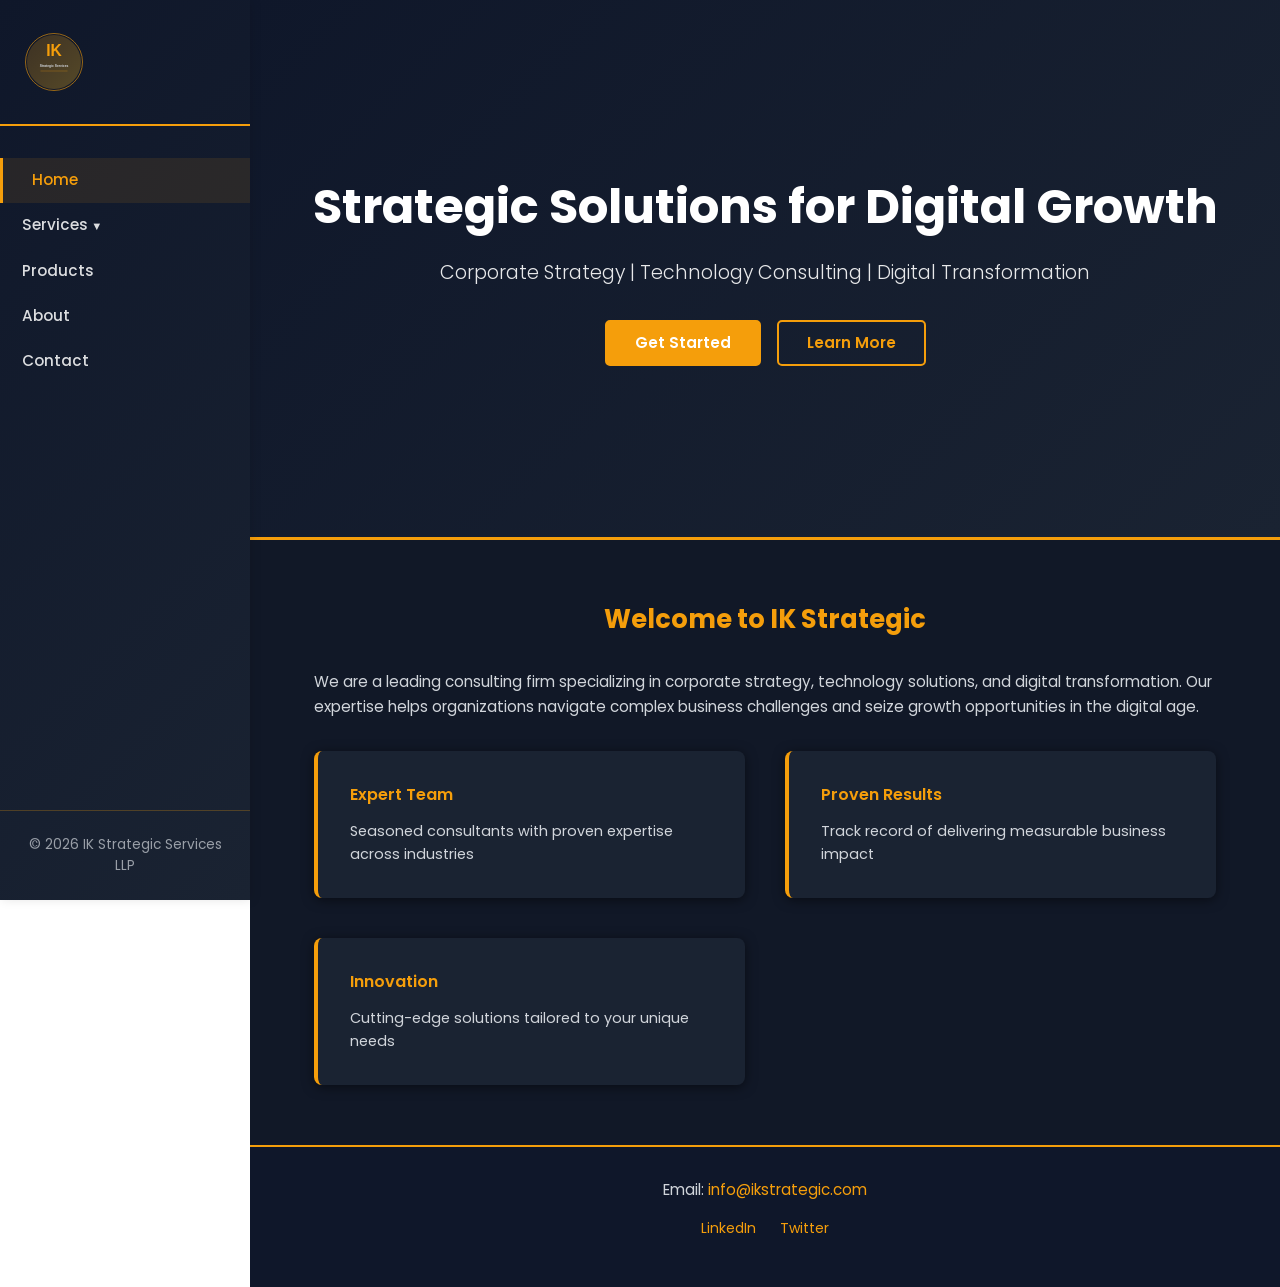
<file: index.html>
<!DOCTYPE html>
<html lang="en">
<head>
    <meta charset="UTF-8">
    <meta name="viewport" content="width=device-width, initial-scale=1.0">
    <meta name="description" content="IK Strategic Services LLP - Corporate Strategy, Technology Consulting & Digital Growth Solutions for enterprises.">
    <meta name="keywords" content="corporate strategy, consulting, digital transformation, technology consulting">
    <meta name="robots" content="index, follow">
    <meta property="og:title" content="IK Strategic Services LLP - Strategic Solutions">
    <meta property="og:description" content="Corporate Strategy, Technology Consulting & Digital Growth.">
    <meta property="og:type" content="website">
    <meta property="og:url" content="https://ikstrategic.com/">
    <meta name="twitter:card" content="summary_large_image">
    <meta name="twitter:title" content="IK Strategic Services LLP">
    <link rel="canonical" href="https://ikstrategic.com/">
    <title>IK Strategic Services LLP - Home</title>
    <link href="https://fonts.googleapis.com/css2?family=Poppins:wght@300;400;500;600;700&display=swap" rel="stylesheet">
    <link rel="stylesheet" href="styles.css">
    <script type="application/ld+json">
    {"@context":"https://schema.org","@type":"Organization","name":"IK Strategic Services LLP","url":"https://ikstrategic.com","email":"info@ikstrategic.com"}
    </script>
</head>
<body>
    <!-- Hamburger Menu Toggle -->
    <button class="menu-toggle" id="menuToggle">☰</button>
    <div class="menu-overlay" id="menuOverlay"></div>

    <!-- Sidebar Navigation -->
    <aside class="sidebar" id="sidebar">
        <div class="sidebar-header">
            <img src="res/images/logo.svg" alt="IK Strategic Services" class="logo">
        </div>
        <nav class="sidebar-nav">
            <ul>
                <li><a href="index.html" class="active">Home</a></li>
                <li class="has-submenu" id="servicesMenu">
                    <a href="services.html">Services</a>
                    <ul class="submenu">
                        <li><a href="services.html#ai-innovation">AI & Innovation</a></li>
                        <li><a href="services.html#cloud-infrastructure">Cloud & Infrastructure</a></li>
                        <li><a href="services.html#development-integration">Development & Integration</a></li>
                        <li><a href="services.html#security-compliance">Security & Compliance</a></li>
                        <li><a href="services.html#managed-services">Managed Services</a></li>
                        <li><a href="services.html#digital-transformation">Digital Transformation</a></li>
                        <li><a href="services.html#strategic-consulting">Strategic Consulting</a></li>
                    </ul>
                </li>
                <li><a href="products.html">Products</a></li>
                <li><a href="about.html">About</a></li>
                <li><a href="contact.html">Contact</a></li>
            </ul>
        </nav>
        <div class="sidebar-footer">
            <p>&copy; 2026 IK Strategic Services LLP</p>
        </div>
    </aside>

    <!-- Main Content -->
    <main class="main-content">
        <!-- Hero Section -->
        <section class="hero">
            <div class="hero-content">
                <h1>Strategic Solutions for Digital Growth</h1>
                <p>Corporate Strategy | Technology Consulting | Digital Transformation</p>
                <div class="cta-buttons">
                    <a href="contact.html" class="cta-button">Get Started</a>
                    <a href="services.html" class="cta-button secondary">Learn More</a>
                </div>
            </div>
        </section>

        <!-- Welcome Section -->
        <section class="welcome">
            <div class="container">
                <h2>Welcome to IK Strategic</h2>
                <p>We are a leading consulting firm specializing in corporate strategy, technology solutions, and digital transformation. Our expertise helps organizations navigate complex business challenges and seize growth opportunities in the digital age.</p>
                <div class="highlight-cards">
                    <div class="card">
                        <h3>Expert Team</h3>
                        <p>Seasoned consultants with proven expertise across industries</p>
                    </div>
                    <div class="card">
                        <h3>Proven Results</h3>
                        <p>Track record of delivering measurable business impact</p>
                    </div>
                    <div class="card">
                        <h3>Innovation</h3>
                        <p>Cutting-edge solutions tailored to your unique needs</p>
                    </div>
                </div>
            </div>
        </section>

        <!-- Footer -->
        <footer>
            <div class="footer-content">
                <p>Email: <a href="mailto:info@ikstrategic.com">info@ikstrategic.com</a></p>
                <div class="social-links">
                    <a href="https://linkedin.com" target="_blank">LinkedIn</a>
                    <a href="https://twitter.com" target="_blank">Twitter</a>
                </div>
            </div>
        </footer>
    </main>

    <script>
        // Mobile menu toggle
        const menuToggle = document.getElementById('menuToggle');
        const menuOverlay = document.getElementById('menuOverlay');
        const sidebar = document.getElementById('sidebar');

        menuToggle.addEventListener('click', () => {
            sidebar.classList.toggle('active');
            menuOverlay.classList.toggle('active');
        });

        menuOverlay.addEventListener('click', () => {
            sidebar.classList.remove('active');
            menuOverlay.classList.remove('active');
        });

        // Close menu when a link is clicked
        const sidebarLinks = sidebar.querySelectorAll('a');
        sidebarLinks.forEach(link => {
            link.addEventListener('click', () => {
                sidebar.classList.remove('active');
                menuOverlay.classList.remove('active');
            });
        });

        // Services submenu toggle
        const servicesMenu = document.getElementById('servicesMenu');
        if (servicesMenu) {
            const servicesLink = servicesMenu.querySelector('a:first-child');
            servicesLink.addEventListener('click', (e) => {
                if (window.innerWidth <= 768) {
                    e.preventDefault();
                    servicesMenu.classList.toggle('open');
                    servicesLink.classList.toggle('submenu-open');
                }
            });
        }
    </script>
</body>
</html>
</file>
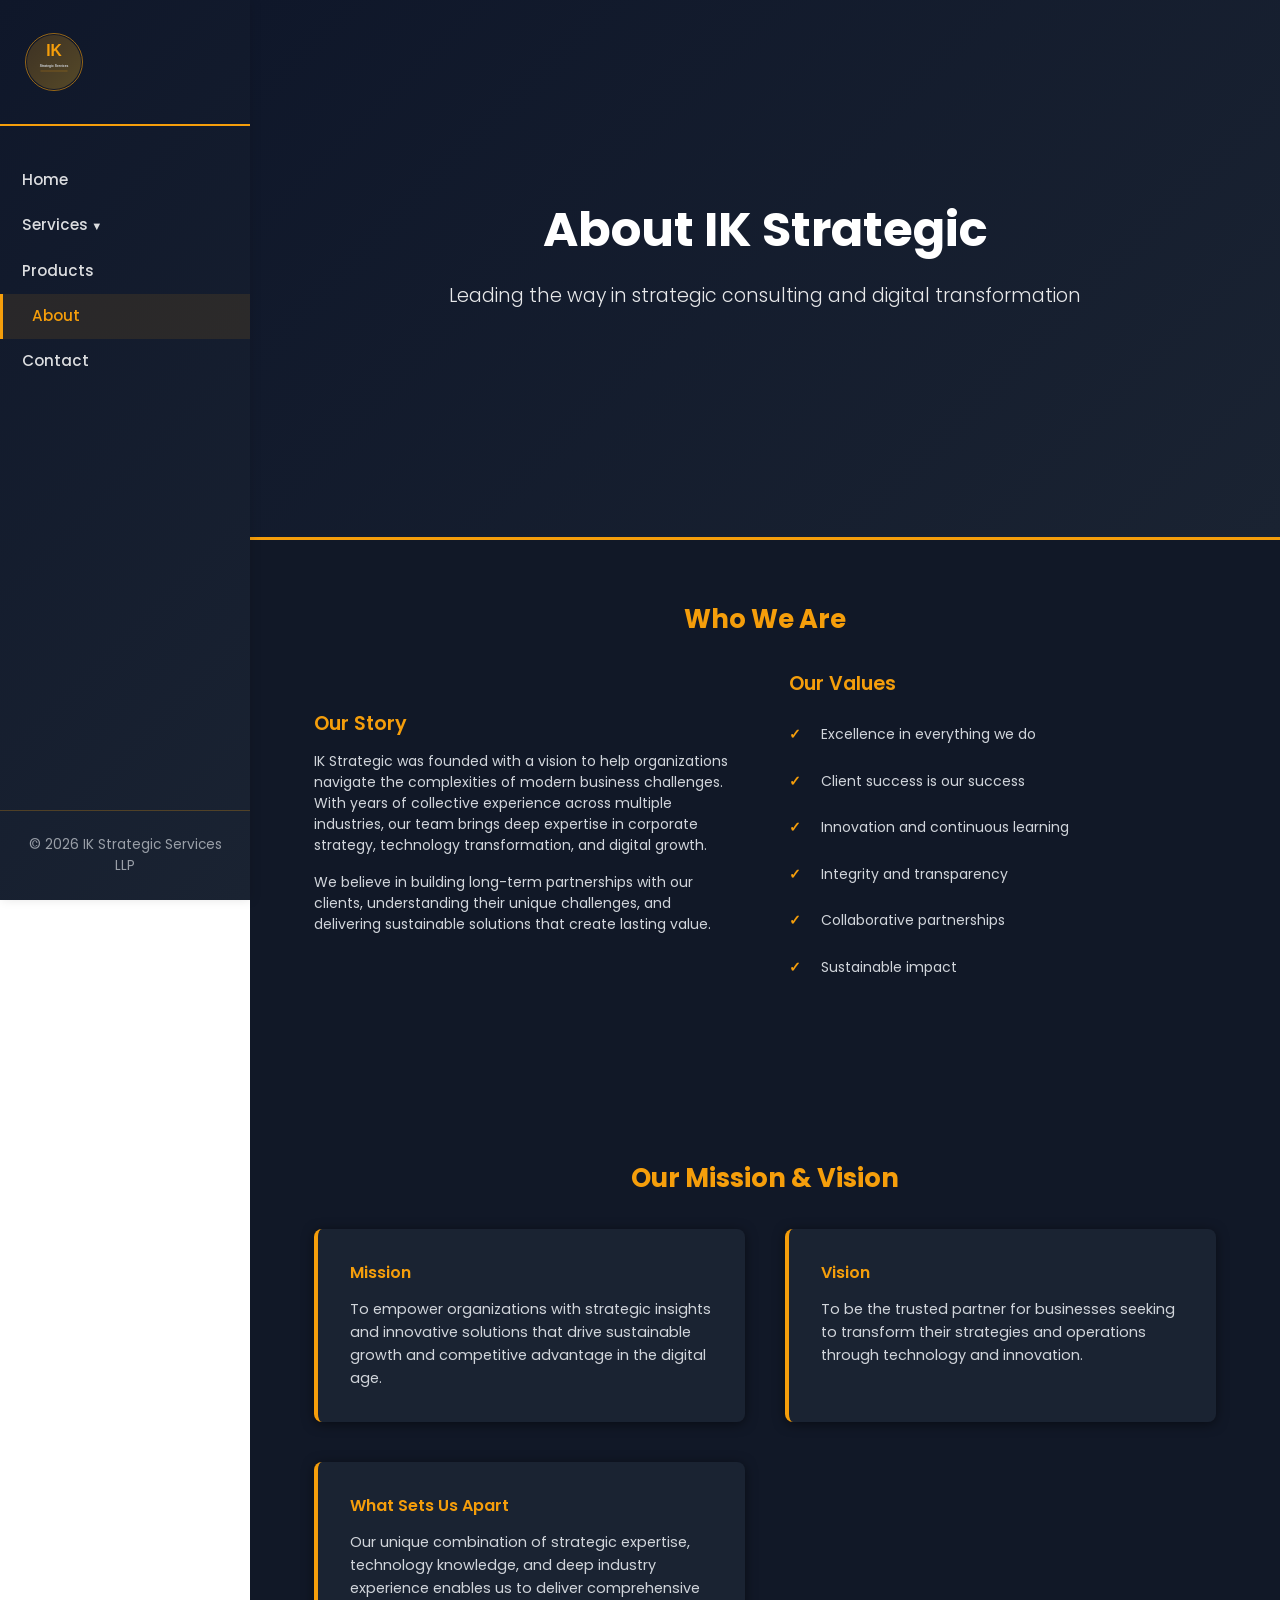
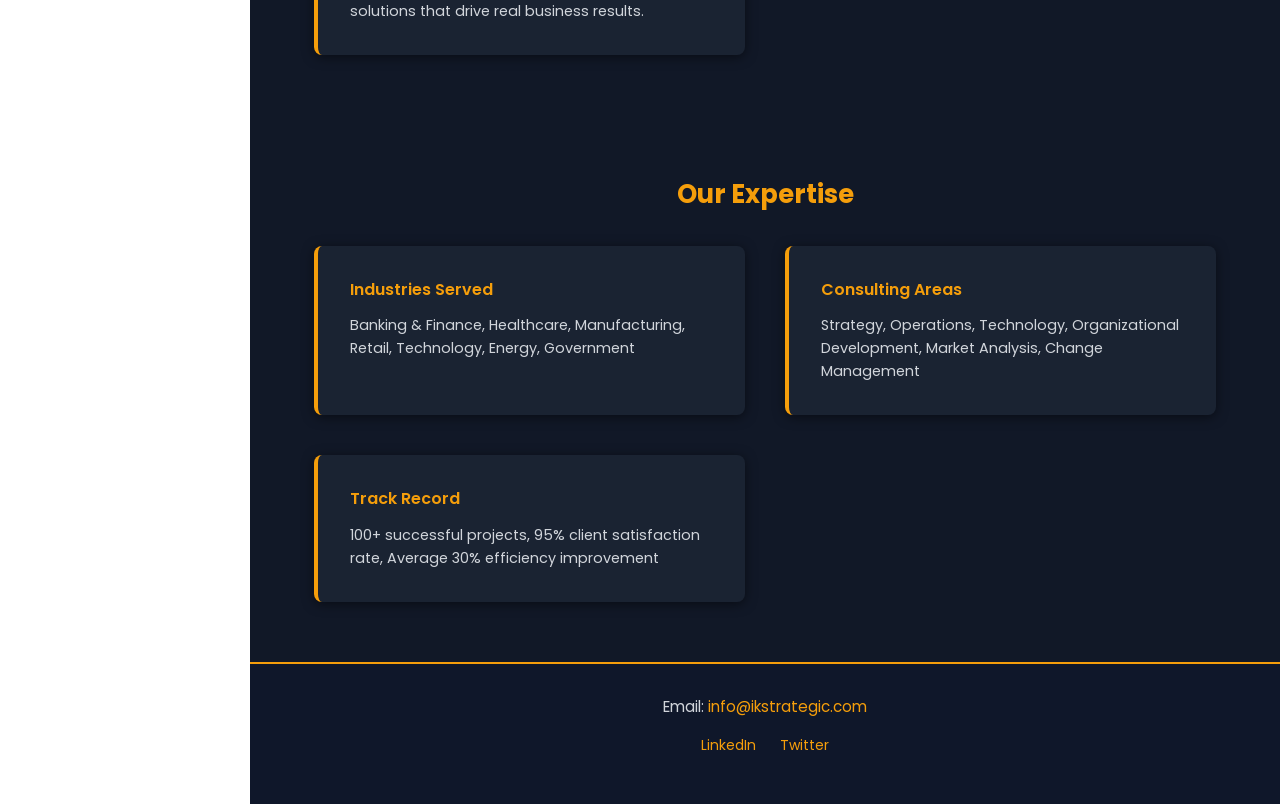
<file: about.html>
<!DOCTYPE html>
<html lang="en">
<head>
    <meta charset="UTF-8">
    <meta name="viewport" content="width=device-width, initial-scale=1.0">
    <meta name="description" content="About IK Strategic Services LLP - Our mission, vision, and expertise in strategic consulting and digital transformation.">
    <meta name="keywords" content="about us, consulting firm, strategic planning, corporate strategy">
    <meta name="robots" content="index, follow">
    <meta property="og:title" content="About - IK Strategic Services LLP">
    <meta property="og:description" content="Learn about our mission and expertise in corporate strategy and digital transformation.">
    <meta property="og:type" content="website">
    <meta property="og:url" content="https://ikstrategic.com/about.html">
    <meta name="twitter:card" content="summary_large_image">
    <meta name="twitter:title" content="About IK Strategic Services LLP">
    <link rel="canonical" href="https://ikstrategic.com/about.html">
    <title>IK Strategic Services LLP - About Us</title>
    <link href="https://fonts.googleapis.com/css2?family=Poppins:wght@300;400;500;600;700&display=swap" rel="stylesheet">
    <link rel="stylesheet" href="styles.css">
    <script type="application/ld+json">
    {"@context":"https://schema.org","@type":"Organization","name":"IK Strategic Services LLP","description":"Consulting firm specialized in corporate strategy"}
    </script>
</head>
<body>
    <!-- Hamburger Menu Toggle -->
    <button class="menu-toggle" id="menuToggle">☰</button>
    <div class="menu-overlay" id="menuOverlay"></div>

    <!-- Sidebar Navigation -->
    <aside class="sidebar" id="sidebar">
        <div class="sidebar-header">
            <img src="res/images/logo.svg" alt="IK Strategic Services" class="logo">
        </div>
        <nav class="sidebar-nav">
            <ul>
                <li><a href="index.html">Home</a></li>
                <li class="has-submenu" id="servicesMenu">
                    <a href="services.html">Services</a>
                    <ul class="submenu">
                        <li><a href="services.html#ai-innovation">AI & Innovation</a></li>
                        <li><a href="services.html#cloud-infrastructure">Cloud & Infrastructure</a></li>
                        <li><a href="services.html#development-integration">Development & Integration</a></li>
                        <li><a href="services.html#security-compliance">Security & Compliance</a></li>
                        <li><a href="services.html#managed-services">Managed Services</a></li>
                        <li><a href="services.html#digital-transformation">Digital Transformation</a></li>
                        <li><a href="services.html#strategic-consulting">Strategic Consulting</a></li>
                    </ul>
                </li>
                <li><a href="products.html">Products</a></li>
                <li><a href="about.html" class="active">About</a></li>
                <li><a href="contact.html">Contact</a></li>
            </ul>
        </nav>
        <div class="sidebar-footer">
            <p>&copy; 2026 IK Strategic Services LLP</p>
        </div>
    </aside>

    <!-- Main Content -->
    <main class="main-content">
        <!-- Hero Section -->
        <section class="hero">
            <div class="hero-content">
                <h1>About IK Strategic</h1>
                <p>Leading the way in strategic consulting and digital transformation</p>
            </div>
        </section>

        <!-- About Section -->
        <section class="about">
            <div class="container">
                <h2>Who We Are</h2>
                <div class="about-intro">
                    <div>
                        <h3>Our Story</h3>
                        <p>IK Strategic was founded with a vision to help organizations navigate the complexities of modern business challenges. With years of collective experience across multiple industries, our team brings deep expertise in corporate strategy, technology transformation, and digital growth.</p>
                        <p>We believe in building long-term partnerships with our clients, understanding their unique challenges, and delivering sustainable solutions that create lasting value.</p>
                    </div>
                    <div>
                        <h3>Our Values</h3>
                        <ul class="about-list">
                            <li>Excellence in everything we do</li>
                            <li>Client success is our success</li>
                            <li>Innovation and continuous learning</li>
                            <li>Integrity and transparency</li>
                            <li>Collaborative partnerships</li>
                            <li>Sustainable impact</li>
                        </ul>
                    </div>
                </div>
            </div>
        </section>

        <!-- Mission & Vision -->
        <section class="welcome">
            <div class="container">
                <h2>Our Mission & Vision</h2>
                <div class="highlight-cards">
                    <div class="card">
                        <h3>Mission</h3>
                        <p>To empower organizations with strategic insights and innovative solutions that drive sustainable growth and competitive advantage in the digital age.</p>
                    </div>
                    <div class="card">
                        <h3>Vision</h3>
                        <p>To be the trusted partner for businesses seeking to transform their strategies and operations through technology and innovation.</p>
                    </div>
                    <div class="card">
                        <h3>What Sets Us Apart</h3>
                        <p>Our unique combination of strategic expertise, technology knowledge, and deep industry experience enables us to deliver comprehensive solutions that drive real business results.</p>
                    </div>
                </div>
            </div>
        </section>

        <!-- Team Section - Hidden for now -->
        <section class="team" style="display: none;">
            <div class="container">
                <h2>Leadership Team</h2>
                <div class="team-grid">
                    <div class="team-member">
                        <div class="team-member-avatar">👔</div>
                        <div class="team-member-info">
                            <h4>John Smith</h4>
                            <p class="role">Founder & CEO</p>
                            <p>20+ years of strategic consulting experience with Fortune 500 companies</p>
                        </div>
                    </div>
                    <div class="team-member">
                        <div class="team-member-avatar">💼</div>
                        <div class="team-member-info">
                            <h4>Sarah Johnson</h4>
                            <p class="role">Chief Strategy Officer</p>
                            <p>Expert in digital transformation and enterprise technology strategies</p>
                        </div>
                    </div>
                    <div class="team-member">
                        <div class="team-member-avatar">🎯</div>
                        <div class="team-member-info">
                            <h4>Michael Chen</h4>
                            <p class="role">Head of Technology</p>
                            <p>Specialized in IT solutions, cloud infrastructure, and digital innovation</p>
                        </div>
                    </div>
                </div>
            </div>
        </section>

        <!-- Expertise Section -->
        <section class="about">
            <div class="container">
                <h2>Our Expertise</h2>
                <div class="highlight-cards">
                    <div class="card">
                        <h3>Industries Served</h3>
                        <p>Banking & Finance, Healthcare, Manufacturing, Retail, Technology, Energy, Government</p>
                    </div>
                    <div class="card">
                        <h3>Consulting Areas</h3>
                        <p>Strategy, Operations, Technology, Organizational Development, Market Analysis, Change Management</p>
                    </div>
                    <div class="card">
                        <h3>Track Record</h3>
                        <p>100+ successful projects, 95% client satisfaction rate, Average 30% efficiency improvement</p>
                    </div>
                </div>
            </div>
        </section>

        <!-- Footer -->
        <footer>
            <div class="footer-content">
                <p>Email: <a href="mailto:info@ikstrategic.com">info@ikstrategic.com</a></p>
                <div class="social-links">
                    <a href="https://linkedin.com" target="_blank">LinkedIn</a>
                    <a href="https://twitter.com" target="_blank">Twitter</a>
                </div>
            </div>
        </footer>
    </main>

    <script>
        // Mobile menu toggle
        const menuToggle = document.getElementById('menuToggle');
        const menuOverlay = document.getElementById('menuOverlay');
        const sidebar = document.getElementById('sidebar');

        menuToggle.addEventListener('click', () => {
            sidebar.classList.toggle('active');
            menuOverlay.classList.toggle('active');
        });

        menuOverlay.addEventListener('click', () => {
            sidebar.classList.remove('active');
            menuOverlay.classList.remove('active');
        });

        // Close menu when a link is clicked
        const sidebarLinks = sidebar.querySelectorAll('a');
        sidebarLinks.forEach(link => {
            link.addEventListener('click', () => {
                sidebar.classList.remove('active');
                menuOverlay.classList.remove('active');
            });
        });

        // Services submenu toggle
        const servicesMenu = document.getElementById('servicesMenu');
        if (servicesMenu) {
            const servicesLink = servicesMenu.querySelector('a:first-child');
            servicesLink.addEventListener('click', (e) => {
                if (window.innerWidth <= 768) {
                    e.preventDefault();
                    servicesMenu.classList.toggle('open');
                    servicesLink.classList.toggle('submenu-open');
                }
            });
        }
    </script>
</body>
</html>
</file>
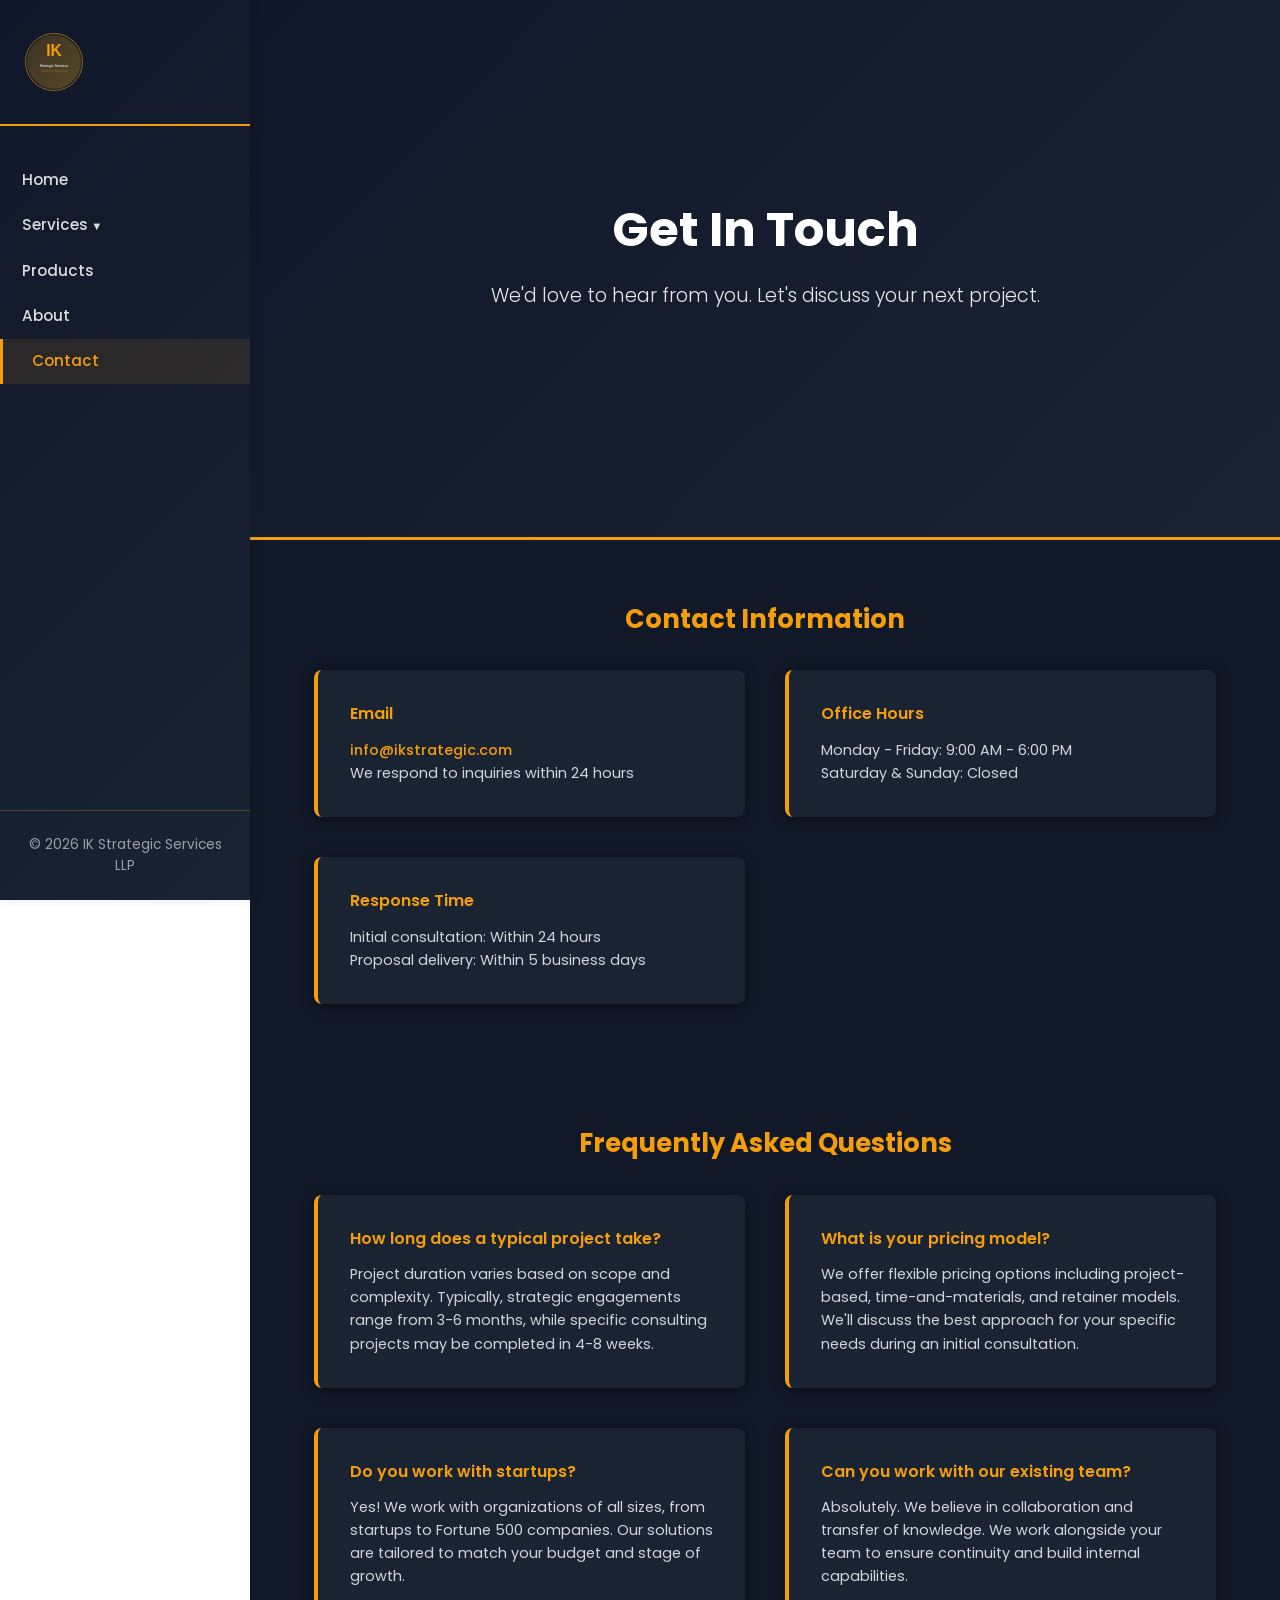
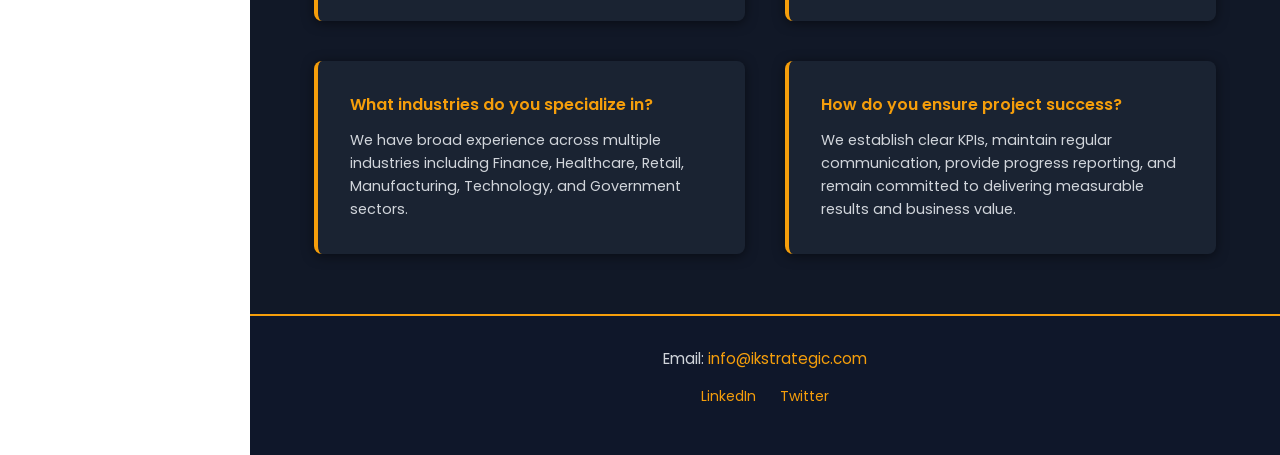
<file: contact.html>
<!DOCTYPE html>
<html lang="en">
<head>
    <meta charset="UTF-8">
    <meta name="viewport" content="width=device-width, initial-scale=1.0">
    <meta name="description" content="Contact IK Strategic Services LLP - Get in touch with our consulting team for strategic solutions and inquiries.">
    <meta name="keywords" content="contact us, get in touch, consultation, inquiry">
    <meta name="robots" content="index, follow">
    <meta property="og:title" content="Contact - IK Strategic Services LLP">
    <meta property="og:description" content="Reach out to our team for consulting inquiries and strategic solutions.">
    <meta property="og:type" content="website">
    <meta property="og:url" content="https://ikstrategic.com/contact.html">
    <meta name="twitter:card" content="summary_large_image">
    <meta name="twitter:title" content="Contact IK Strategic Services LLP">
    <link rel="canonical" href="https://ikstrategic.com/contact.html">
    <title>IK Strategic Services LLP - Contact Us</title>
    <link href="https://fonts.googleapis.com/css2?family=Poppins:wght@300;400;500;600;700&display=swap" rel="stylesheet">
    <link rel="stylesheet" href="styles.css">
    <script type="application/ld+json">
    {"@context":"https://schema.org","@type":"ContactPoint","name":"IK Strategic Services LLP","email":"info@ikstrategic.com","contactType":"Customer Service"}
    </script>
</head>
<body>
    <!-- Hamburger Menu Toggle -->
    <button class="menu-toggle" id="menuToggle">☰</button>
    <div class="menu-overlay" id="menuOverlay"></div>

    <!-- Sidebar Navigation -->
    <aside class="sidebar" id="sidebar">
        <div class="sidebar-header">
            <img src="res/images/logo.svg" alt="IK Strategic Services" class="logo">
        </div>
        <nav class="sidebar-nav">
            <ul>
                <li><a href="index.html">Home</a></li>
                <li class="has-submenu" id="servicesMenu">
                    <a href="services.html">Services</a>
                    <ul class="submenu">
                        <li><a href="services.html#ai-innovation">AI & Innovation</a></li>
                        <li><a href="services.html#cloud-infrastructure">Cloud & Infrastructure</a></li>
                        <li><a href="services.html#development-integration">Development & Integration</a></li>
                        <li><a href="services.html#security-compliance">Security & Compliance</a></li>
                        <li><a href="services.html#managed-services">Managed Services</a></li>
                        <li><a href="services.html#digital-transformation">Digital Transformation</a></li>
                        <li><a href="services.html#strategic-consulting">Strategic Consulting</a></li>
                    </ul>
                </li>
                <li><a href="products.html">Products</a></li>
                <li><a href="about.html">About</a></li>
                <li><a href="contact.html" class="active">Contact</a></li>
            </ul>
        </nav>
        <div class="sidebar-footer">
            <p>&copy; 2026 IK Strategic Services LLP</p>
        </div>
    </aside>

    <!-- Main Content -->
    <main class="main-content">
        <!-- Hero Section -->
        <section class="hero">
            <div class="hero-content">
                <h1>Get In Touch</h1>
                <p>We'd love to hear from you. Let's discuss your next project.</p>
            </div>
        </section>

        <!-- Contact Section -->
        <section class="welcome">
            <div class="container">
                <h2>Contact Information</h2>
                <div class="highlight-cards">
                    <div class="card">
                        <h3>Email</h3>
                        <p><a href="mailto:info@ikstrategic.com" style="color: var(--primary-color); text-decoration: none; font-weight: 500;">info@ikstrategic.com</a></p>
                        <p>We respond to inquiries within 24 hours</p>
                    </div>
                    <div class="card">
                        <h3>Office Hours</h3>
                        <p>Monday - Friday: 9:00 AM - 6:00 PM</p>
                        <p>Saturday & Sunday: Closed</p>
                    </div>
                    <div class="card">
                        <h3>Response Time</h3>
                        <p>Initial consultation: Within 24 hours</p>
                        <p>Proposal delivery: Within 5 business days</p>
                    </div>
                </div>
            </div>
        </section>

        <!-- Contact Form Section - Hidden for now -->
        <section class="about" style="display: none;">
            <div class="container">
                <h2>Send us a Message</h2>
                <form class="contact-form" onsubmit="handleSubmit(event)">
                    <div class="form-group">
                        <label for="name">Full Name *</label>
                        <input type="text" id="name" name="name" required>
                    </div>
                    <div class="form-group">
                        <label for="email">Email Address *</label>
                        <input type="email" id="email" name="email" required>
                    </div>
                    <div class="form-group">
                        <label for="company">Company Name</label>
                        <input type="text" id="company" name="company">
                    </div>
                    <div class="form-group">
                        <label for="phone">Phone Number</label>
                        <input type="tel" id="phone" name="phone">
                    </div>
                    <div class="form-group">
                        <label for="service">Service of Interest *</label>
                        <select id="service" name="service" required style="width: 100%; padding: 0.8rem; border: 1px solid #3a4556; border-radius: 5px; font-family: 'Poppins', sans-serif; font-size: 0.95rem; background: #1a2332; color: var(--text-color);">
                            <option value="">Select a service</option>
                            <option value="corporate-strategy">Corporate Strategy</option>
                            <option value="technology-consulting">Technology Consulting</option>
                            <option value="digital-growth">Digital Growth</option>
                            <option value="business-optimization">Business Process Optimization</option>
                            <option value="market-research">Market Analysis & Research</option>
                            <option value="org-development">Organizational Development</option>
                            <option value="other">Other</option>
                        </select>
                    </div>
                    <div class="form-group">
                        <label for="message">Message *</label>
                        <textarea id="message" name="message" required placeholder="Tell us about your project and how we can help..."></textarea>
                    </div>
                    <div class="form-group">
                        <button type="submit">Send Message</button>
                    </div>
                </form>
            </div>
        </section>

        <!-- FAQ Section -->
        <section class="welcome">
            <div class="container">
                <h2>Frequently Asked Questions</h2>
                <div class="highlight-cards">
                    <div class="card">
                        <h3>How long does a typical project take?</h3>
                        <p>Project duration varies based on scope and complexity. Typically, strategic engagements range from 3-6 months, while specific consulting projects may be completed in 4-8 weeks.</p>
                    </div>
                    <div class="card">
                        <h3>What is your pricing model?</h3>
                        <p>We offer flexible pricing options including project-based, time-and-materials, and retainer models. We'll discuss the best approach for your specific needs during an initial consultation.</p>
                    </div>
                    <div class="card">
                        <h3>Do you work with startups?</h3>
                        <p>Yes! We work with organizations of all sizes, from startups to Fortune 500 companies. Our solutions are tailored to match your budget and stage of growth.</p>
                    </div>
                    <div class="card">
                        <h3>Can you work with our existing team?</h3>
                        <p>Absolutely. We believe in collaboration and transfer of knowledge. We work alongside your team to ensure continuity and build internal capabilities.</p>
                    </div>
                    <div class="card">
                        <h3>What industries do you specialize in?</h3>
                        <p>We have broad experience across multiple industries including Finance, Healthcare, Retail, Manufacturing, Technology, and Government sectors.</p>
                    </div>
                    <div class="card">
                        <h3>How do you ensure project success?</h3>
                        <p>We establish clear KPIs, maintain regular communication, provide progress reporting, and remain committed to delivering measurable results and business value.</p>
                    </div>
                </div>
            </div>
        </section>

        <!-- Footer -->
        <footer>
            <div class="footer-content">
                <p>Email: <a href="mailto:info@ikstrategic.com">info@ikstrategic.com</a></p>
                <div class="social-links">
                    <a href="https://linkedin.com" target="_blank">LinkedIn</a>
                    <a href="https://twitter.com" target="_blank">Twitter</a>
                </div>
            </div>
        </footer>
    </main>

    <script>
        // Mobile menu toggle
        const menuToggle = document.getElementById('menuToggle');
        const menuOverlay = document.getElementById('menuOverlay');
        const sidebar = document.getElementById('sidebar');

        menuToggle.addEventListener('click', () => {
            sidebar.classList.toggle('active');
            menuOverlay.classList.toggle('active');
        });

        menuOverlay.addEventListener('click', () => {
            sidebar.classList.remove('active');
            menuOverlay.classList.remove('active');
        });

        // Close menu when a link is clicked
        const sidebarLinks = sidebar.querySelectorAll('a');
        sidebarLinks.forEach(link => {
            link.addEventListener('click', () => {
                sidebar.classList.remove('active');
                menuOverlay.classList.remove('active');
            });
        });

        // Services submenu toggle
        const servicesMenu = document.getElementById('servicesMenu');
        if (servicesMenu) {
            const servicesLink = servicesMenu.querySelector('a:first-child');
            servicesLink.addEventListener('click', (e) => {
                if (window.innerWidth <= 768) {
                    e.preventDefault();
                    servicesMenu.classList.toggle('open');
                    servicesLink.classList.toggle('submenu-open');
                }
            });
        }
    </script>

    <script>
        function handleSubmit(event) {
            event.preventDefault();
            const formData = new FormData(event.target);
            const data = Object.fromEntries(formData);
            
            // Create mailto link with form data
            const subject = `Contact Request - ${data.service}`;
            const body = `Name: ${data.name}%0D%0AEmail: ${data.email}%0D%0ACompany: ${data.company}%0D%0APhone: ${data.phone}%0D%0AService: ${data.service}%0D%0A%0D%0AMessage:%0D%0A${data.message}`;
            
            window.location.href = `mailto:info@ikstrategic.com?subject=${subject}&body=${body}`;
            
            // Reset form
            event.target.reset();
            alert('Thank you for your message! We will be in touch soon.');
        }
    </script>
</body>
</html>
</file>
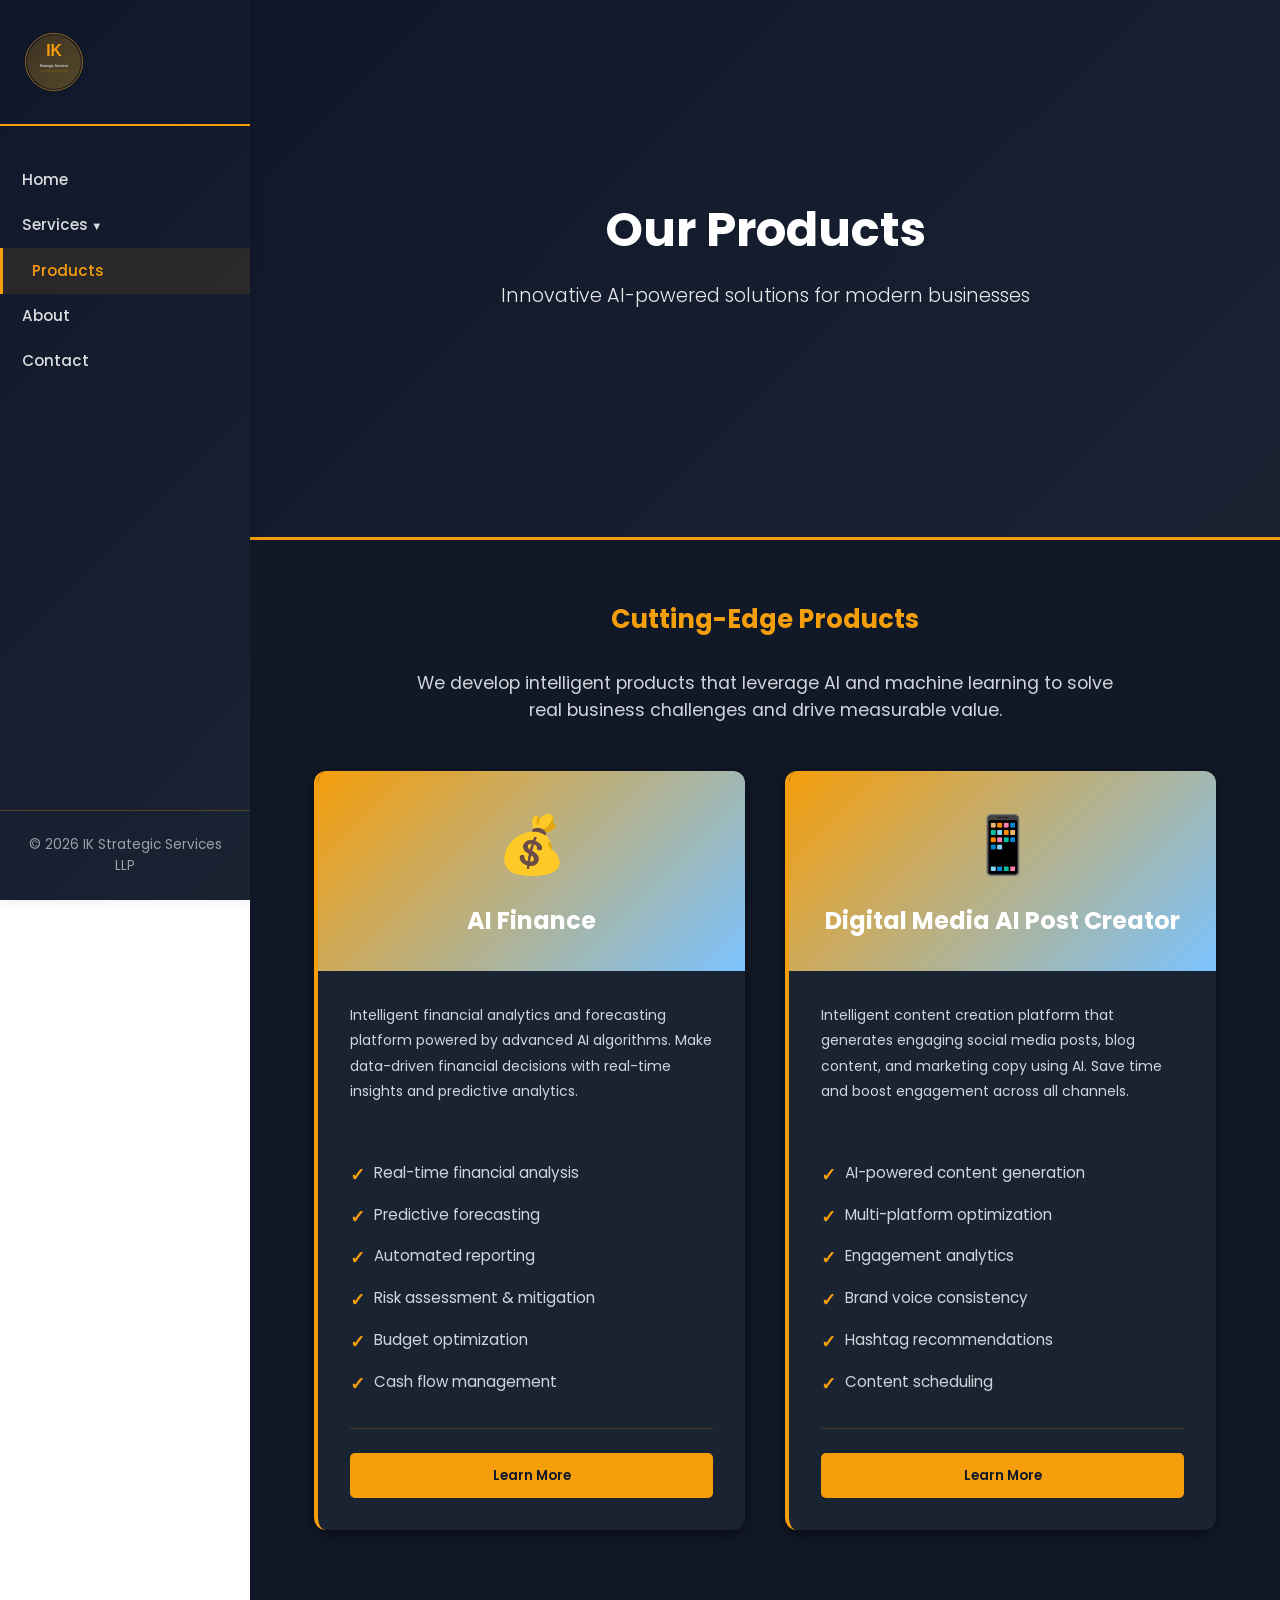
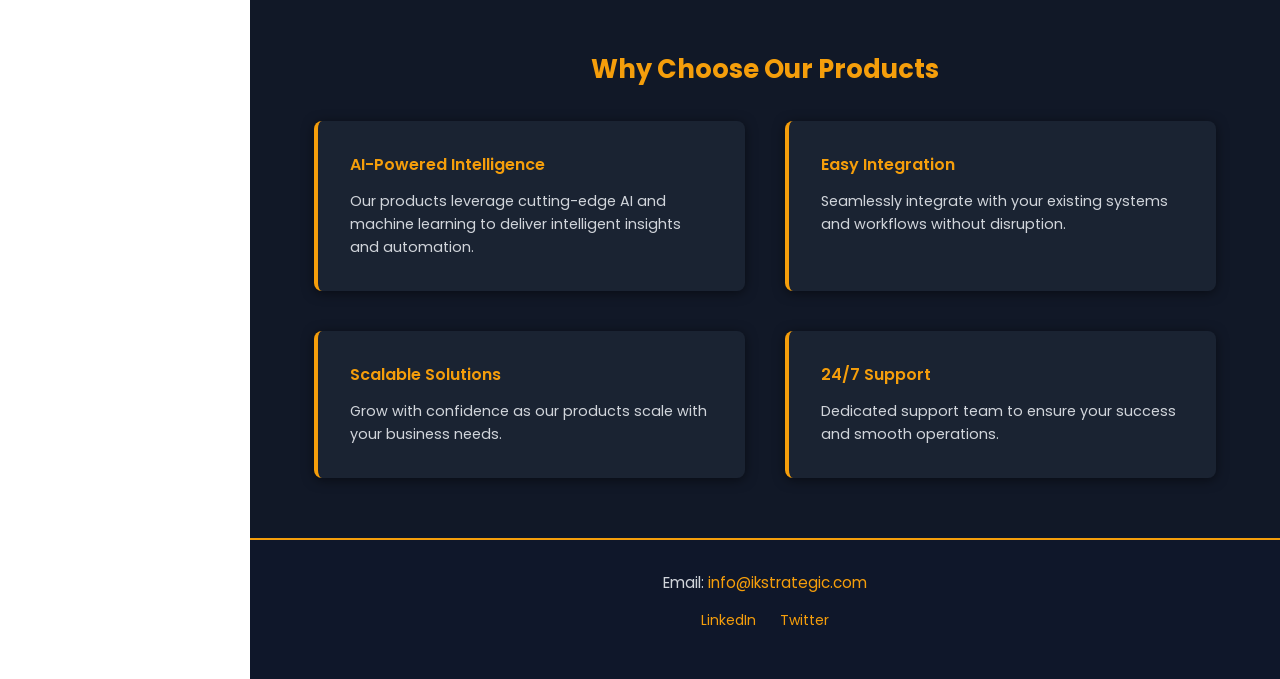
<file: products.html>
<!DOCTYPE html>
<html lang="en">
<head>
    <meta charset="UTF-8">
    <meta name="viewport" content="width=device-width, initial-scale=1.0">
    <meta name="description" content="AI-powered products including AI Finance and Digital Media AI Post Creator for financial analysis and content creation.">
    <meta name="keywords" content="AI finance, digital media, AI products, financial analysis, content creator">
    <meta name="robots" content="index, follow">
    <meta property="og:title" content="Products - IK Strategic Services LLP">
    <meta property="og:description" content="Innovative AI-powered products for finance and digital media content creation.">
    <meta property="og:type" content="website">
    <meta property="og:url" content="https://ikstrategic.com/products.html">
    <meta name="twitter:card" content="summary_large_image">
    <meta name="twitter:title" content="IK Strategic Services LLP - Products">
    <link rel="canonical" href="https://ikstrategic.com/products.html">
    <title>IK Strategic Services LLP - Products</title>
    <link href="https://fonts.googleapis.com/css2?family=Poppins:wght@300;400;500;600;700&display=swap" rel="stylesheet">
    <link rel="stylesheet" href="styles.css">
    <script type="application/ld+json">
    {"@context":"https://schema.org","@type":"Product","name":"IK Strategic AI Products","description":"AI-powered financial and content creation solutions"}
    </script>
    <style>
        .product-grid {
            display: grid;
            grid-template-columns: repeat(auto-fit, minmax(350px, 1fr));
            gap: 2.5rem;
            margin-top: 2rem;
        }

        .product-card {
            background: var(--card-bg);
            border-radius: 12px;
            overflow: hidden;
            box-shadow: 0 4px 15px rgba(0, 0, 0, 0.5);
            transition: all 0.3s ease;
            display: flex;
            flex-direction: column;
            border-left: 4px solid var(--primary-color);
        }

        .product-card:hover {
            transform: translateY(-10px);
            box-shadow: 0 8px 30px rgba(245, 158, 11, 0.3);
        }

        .product-header {
            background: linear-gradient(135deg, var(--primary-color), #7bc3ff);
            color: white;
            padding: 2rem;
            text-align: center;
        }

        .product-icon {
            font-size: 3.5rem;
            margin-bottom: 1rem;
        }

        .product-card h3 {
            font-size: 1.5rem;
            margin: 0;
            font-weight: 700;
        }

        .product-body {
            padding: 2rem;
            flex-grow: 1;
            display: flex;
            flex-direction: column;
        }

        .product-description {
            color: var(--text-light);
            margin-bottom: 1.5rem;
            line-height: 1.8;
        }

        .features-list {
            list-style: none;
            margin: 1.5rem 0;
        }

        .features-list li {
            padding: 0.6rem 0;
            color: var(--text-light);
            padding-left: 1.5rem;
            position: relative;
            font-size: 0.95rem;
        }

        .features-list li:before {
            content: "✓";
            position: absolute;
            left: 0;
            color: var(--primary-color);
            font-weight: bold;
            font-size: 1.1rem;
        }

        .product-footer {
            margin-top: auto;
            padding-top: 1.5rem;
            border-top: 1px solid rgba(245, 158, 11, 0.2);
        }

        .learn-more-btn {
            background: var(--primary-color);
            color: var(--dark-color);
            padding: 0.8rem 1.5rem;
            border: none;
            border-radius: 5px;
            font-weight: 600;
            cursor: pointer;
            transition: all 0.3s ease;
            font-family: 'Poppins', sans-serif;
            width: 100%;
            text-decoration: none;
            display: inline-block;
            text-align: center;
        }

        .learn-more-btn:hover {
            background: #fbbf24;
            transform: translateY(-2px);
        }

        .section-intro {
            text-align: center;
            margin-bottom: 3rem;
        }

        .section-intro p {
            font-size: 1.1rem;
            color: var(--text-light);
            max-width: 700px;
            margin: 1rem auto 0;
        }
    </style>
</head>
<body>
    <!-- Hamburger Menu Toggle -->
    <button class="menu-toggle" id="menuToggle">☰</button>
    <div class="menu-overlay" id="menuOverlay"></div>

    <!-- Sidebar Navigation -->
    <aside class="sidebar" id="sidebar">
        <div class="sidebar-header">
            <img src="res/images/logo.svg" alt="IK Strategic Services" class="logo">
        </div>
        <nav class="sidebar-nav">
            <ul>
                <li><a href="index.html">Home</a></li>
                <li class="has-submenu" id="servicesMenu">
                    <a href="services.html">Services</a>
                    <ul class="submenu">
                        <li><a href="services.html#ai-innovation">AI & Innovation</a></li>
                        <li><a href="services.html#cloud-infrastructure">Cloud & Infrastructure</a></li>
                        <li><a href="services.html#development-integration">Development & Integration</a></li>
                        <li><a href="services.html#security-compliance">Security & Compliance</a></li>
                        <li><a href="services.html#managed-services">Managed Services</a></li>
                        <li><a href="services.html#digital-transformation">Digital Transformation</a></li>
                        <li><a href="services.html#strategic-consulting">Strategic Consulting</a></li>
                    </ul>
                </li>
                <li><a href="products.html" class="active">Products</a></li>
                <li><a href="about.html">About</a></li>
                <li><a href="contact.html">Contact</a></li>
            </ul>
        </nav>
        <div class="sidebar-footer">
            <p>&copy; 2026 IK Strategic Services LLP</p>
        </div>
    </aside>

    <!-- Main Content -->
    <main class="main-content">
        <!-- Hero Section -->
        <section class="hero">
            <div class="hero-content">
                <h1>Our Products</h1>
                <p>Innovative AI-powered solutions for modern businesses</p>
            </div>
        </section>

        <!-- Products Section -->
        <section class="services">
            <div class="container">
                <div class="section-intro">
                    <h2>Cutting-Edge Products</h2>
                    <p>We develop intelligent products that leverage AI and machine learning to solve real business challenges and drive measurable value.</p>
                </div>
                
                <div class="product-grid">
                    <!-- AI Finance Product -->
                    <div class="product-card">
                        <div class="product-header">
                            <div class="product-icon">💰</div>
                            <h3>AI Finance</h3>
                        </div>
                        <div class="product-body">
                            <p class="product-description">
                                Intelligent financial analytics and forecasting platform powered by advanced AI algorithms. Make data-driven financial decisions with real-time insights and predictive analytics.
                            </p>
                            <ul class="features-list">
                                <li>Real-time financial analysis</li>
                                <li>Predictive forecasting</li>
                                <li>Automated reporting</li>
                                <li>Risk assessment & mitigation</li>
                                <li>Budget optimization</li>
                                <li>Cash flow management</li>
                            </ul>
                            <div class="product-footer">
                                <button class="learn-more-btn">Learn More</button>
                            </div>
                        </div>
                    </div>

                    <!-- Digital Media AI Post Creator -->
                    <div class="product-card">
                        <div class="product-header">
                            <div class="product-icon">📱</div>
                            <h3>Digital Media AI Post Creator</h3>
                        </div>
                        <div class="product-body">
                            <p class="product-description">
                                Intelligent content creation platform that generates engaging social media posts, blog content, and marketing copy using AI. Save time and boost engagement across all channels.
                            </p>
                            <ul class="features-list">
                                <li>AI-powered content generation</li>
                                <li>Multi-platform optimization</li>
                                <li>Engagement analytics</li>
                                <li>Brand voice consistency</li>
                                <li>Hashtag recommendations</li>
                                <li>Content scheduling</li>
                            </ul>
                            <div class="product-footer">
                                <button class="learn-more-btn">Learn More</button>
                            </div>
                        </div>
                    </div>
                </div>
            </div>
        </section>

        <!-- Product Benefits Section -->
        <section class="welcome">
            <div class="container">
                <h2>Why Choose Our Products</h2>
                <div class="highlight-cards">
                    <div class="card">
                        <h3>AI-Powered Intelligence</h3>
                        <p>Our products leverage cutting-edge AI and machine learning to deliver intelligent insights and automation.</p>
                    </div>
                    <div class="card">
                        <h3>Easy Integration</h3>
                        <p>Seamlessly integrate with your existing systems and workflows without disruption.</p>
                    </div>
                    <div class="card">
                        <h3>Scalable Solutions</h3>
                        <p>Grow with confidence as our products scale with your business needs.</p>
                    </div>
                    <div class="card">
                        <h3>24/7 Support</h3>
                        <p>Dedicated support team to ensure your success and smooth operations.</p>
                    </div>
                </div>
            </div>
        </section>

        <!-- Footer -->
        <footer>
            <div class="footer-content">
                <p>Email: <a href="mailto:info@ikstrategic.com">info@ikstrategic.com</a></p>
                <div class="social-links">
                    <a href="https://linkedin.com" target="_blank">LinkedIn</a>
                    <a href="https://twitter.com" target="_blank">Twitter</a>
                </div>
            </div>
        </footer>
    </main>

    <script>
        // Mobile menu toggle
        const menuToggle = document.getElementById('menuToggle');
        const menuOverlay = document.getElementById('menuOverlay');
        const sidebar = document.getElementById('sidebar');

        menuToggle.addEventListener('click', () => {
            sidebar.classList.toggle('active');
            menuOverlay.classList.toggle('active');
        });

        menuOverlay.addEventListener('click', () => {
            sidebar.classList.remove('active');
            menuOverlay.classList.remove('active');
        });

        // Close menu when a link is clicked
        const sidebarLinks = sidebar.querySelectorAll('a');
        sidebarLinks.forEach(link => {
            link.addEventListener('click', () => {
                sidebar.classList.remove('active');
                menuOverlay.classList.remove('active');
            });
        });

        // Services submenu toggle
        const servicesMenu = document.getElementById('servicesMenu');
        if (servicesMenu) {
            const servicesLink = servicesMenu.querySelector('a:first-child');
            servicesLink.addEventListener('click', (e) => {
                if (window.innerWidth <= 768) {
                    e.preventDefault();
                    servicesMenu.classList.toggle('open');
                    servicesLink.classList.toggle('submenu-open');
                }
            });
        }
    </script>
</body>
</html>
</file>
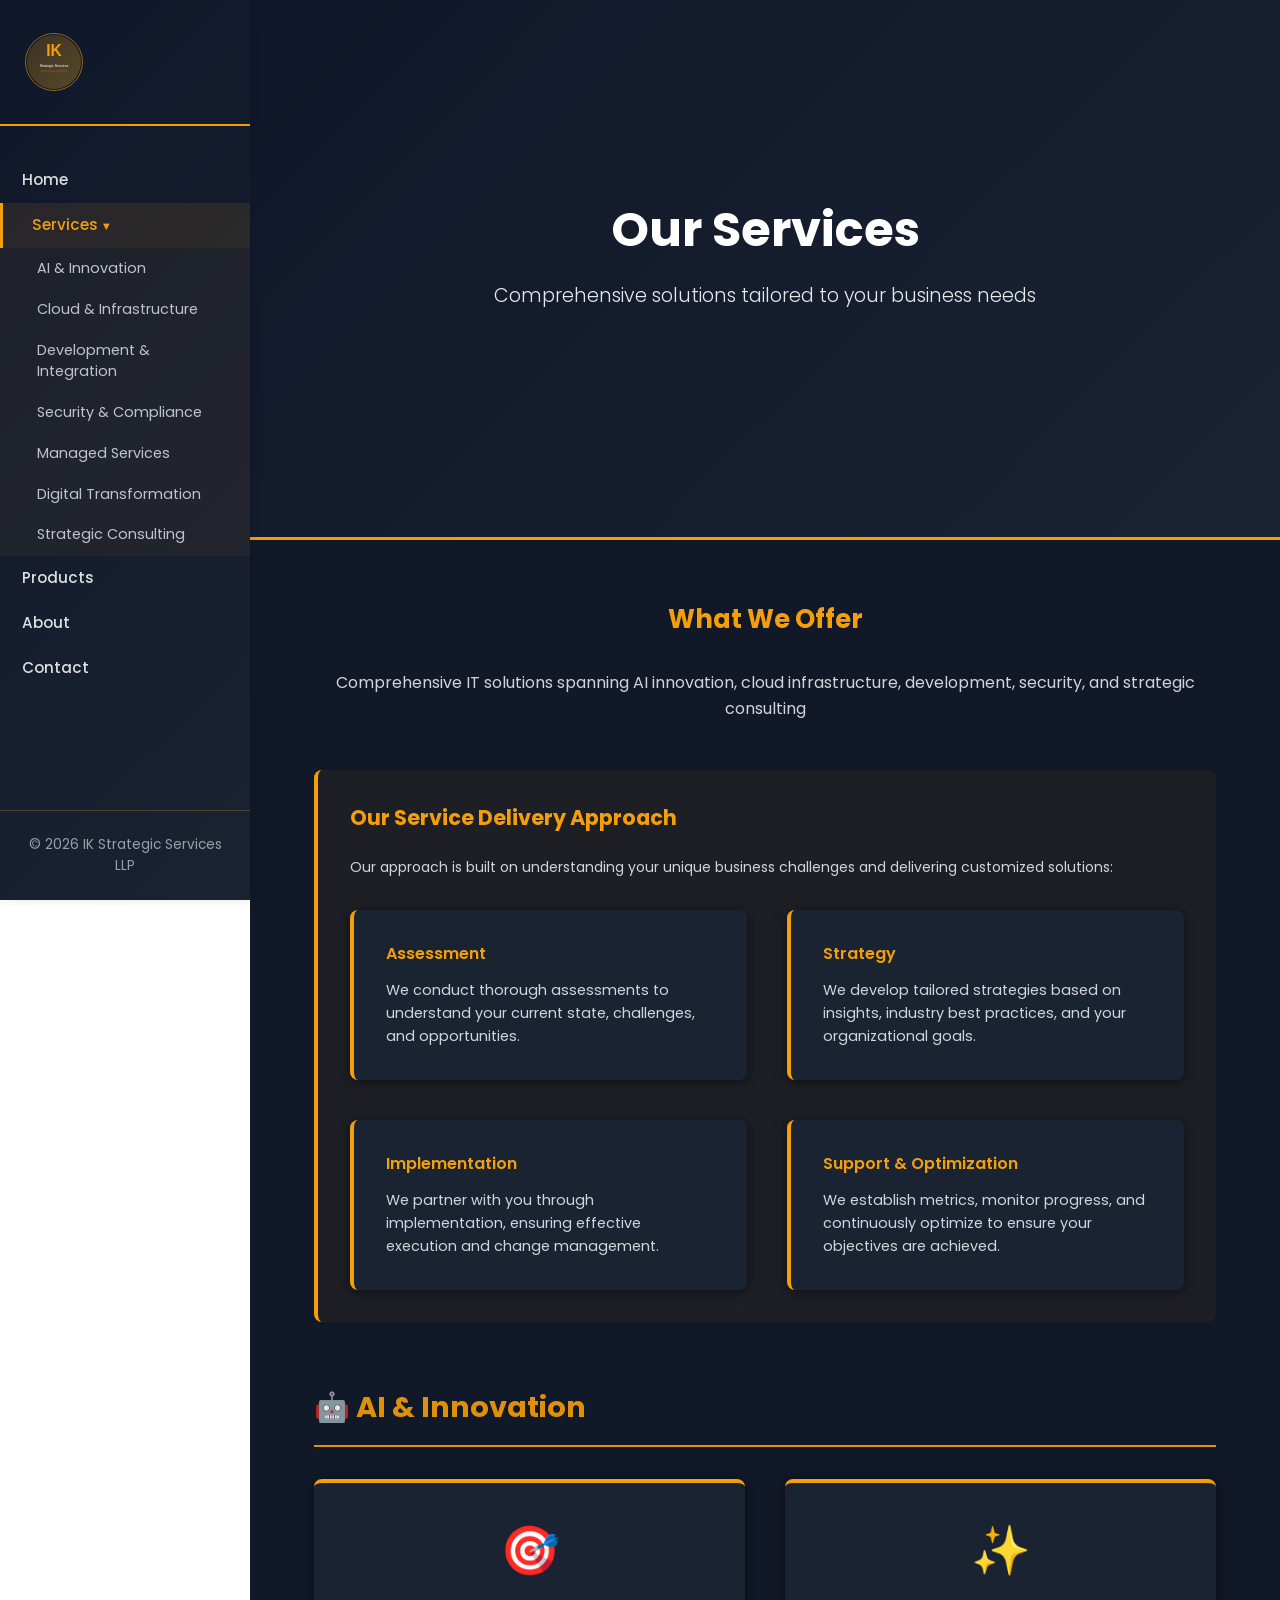
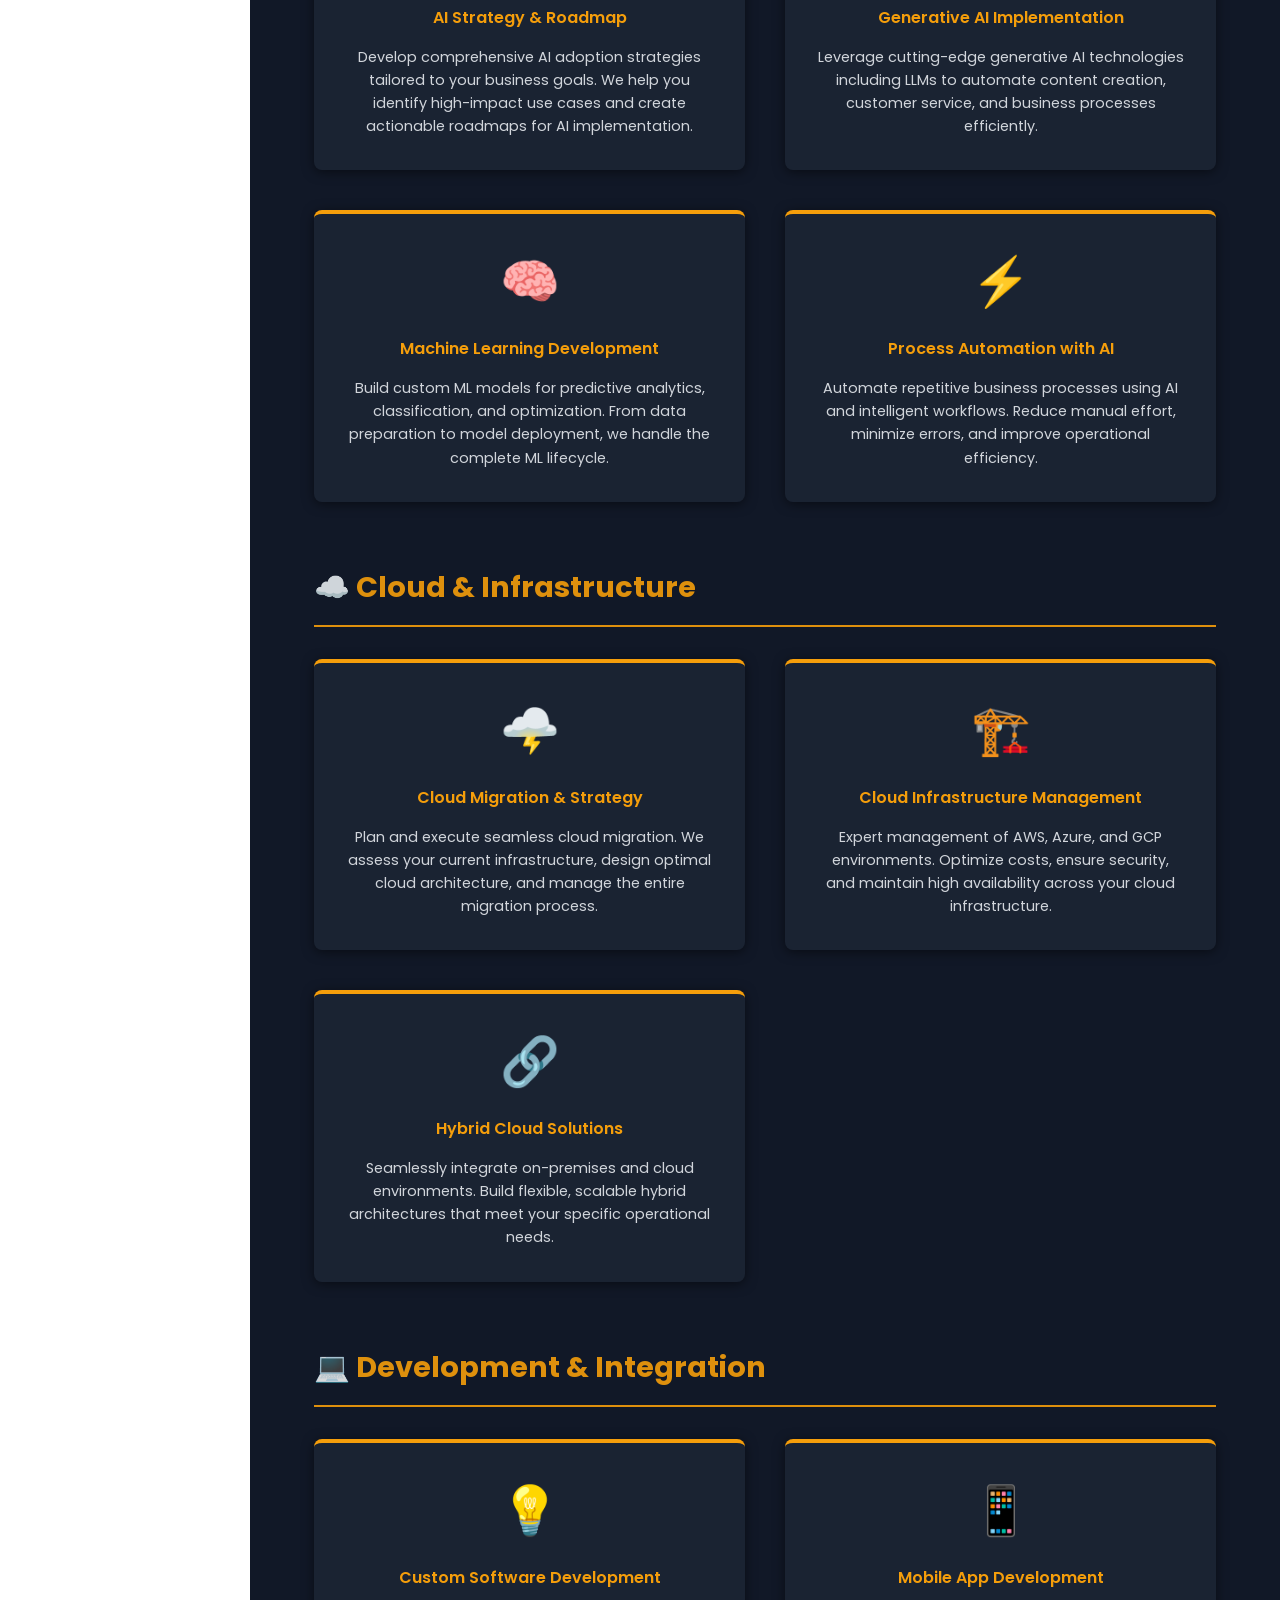
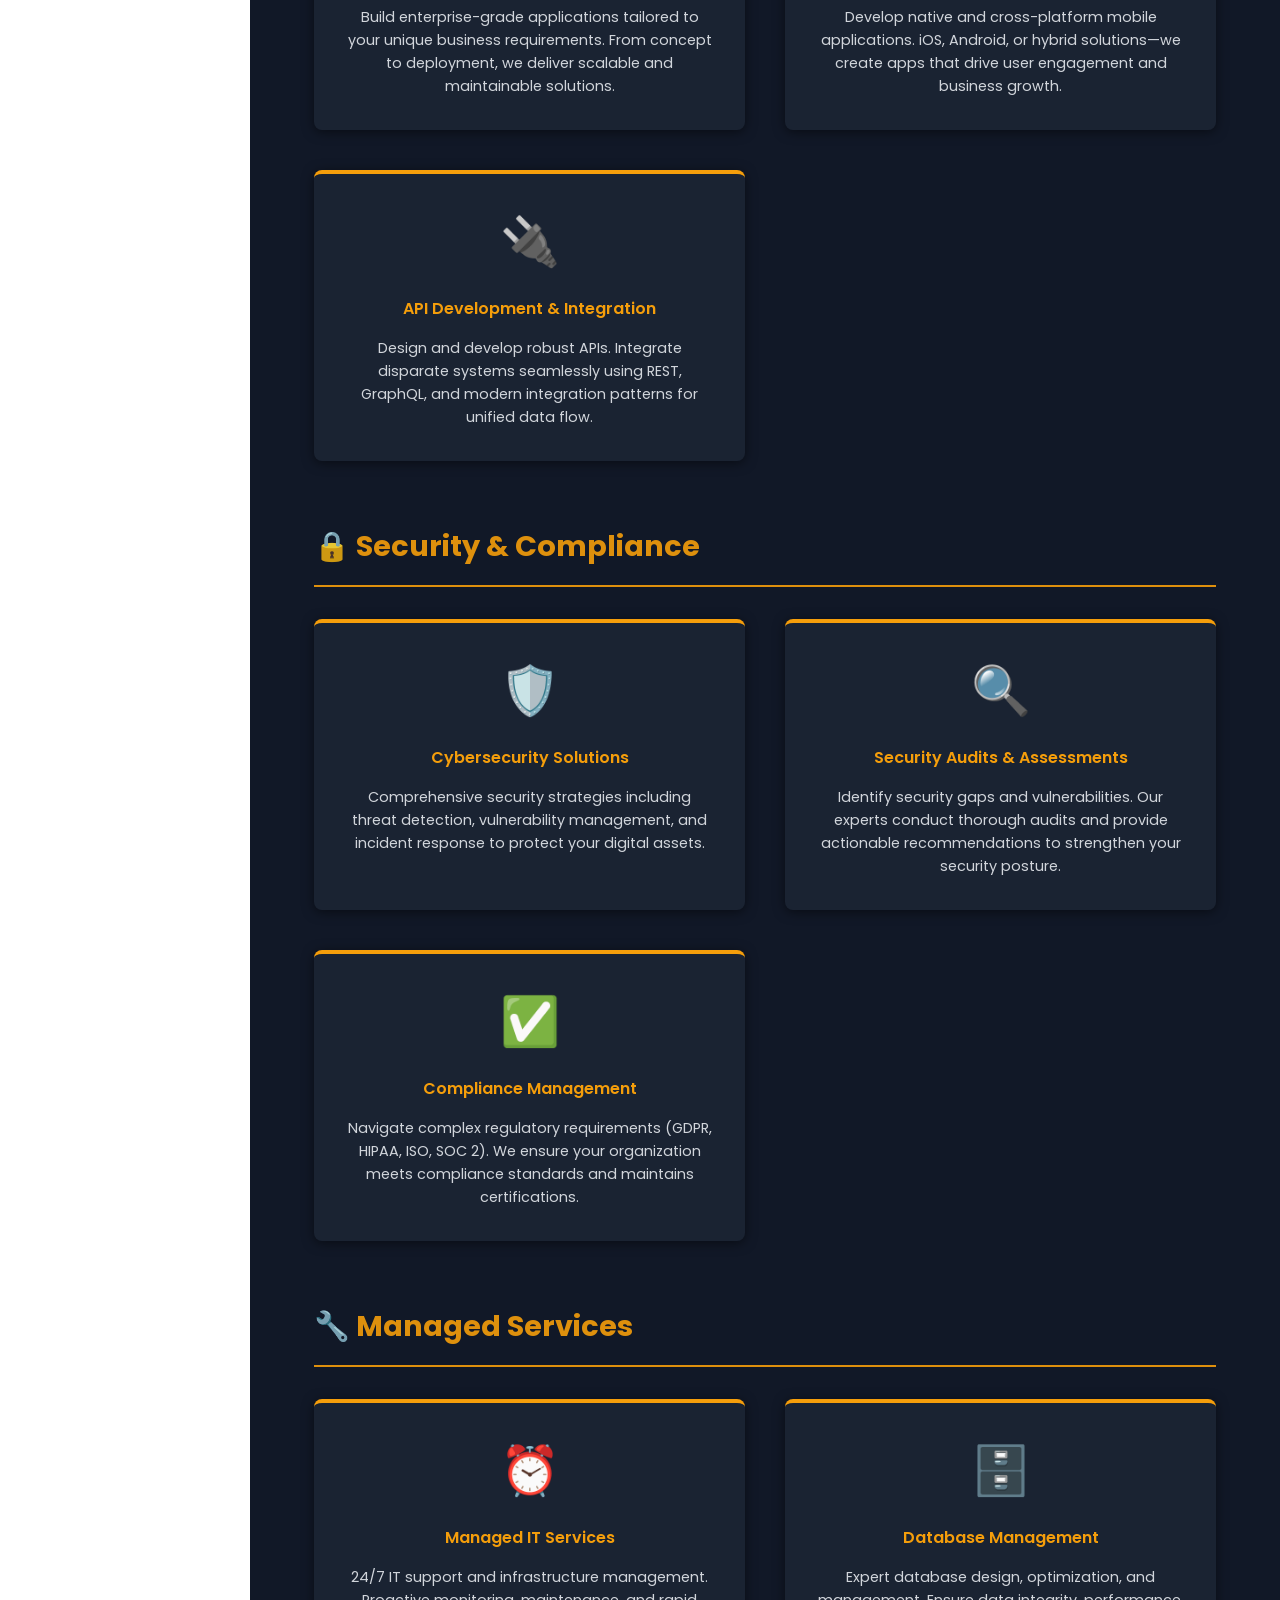
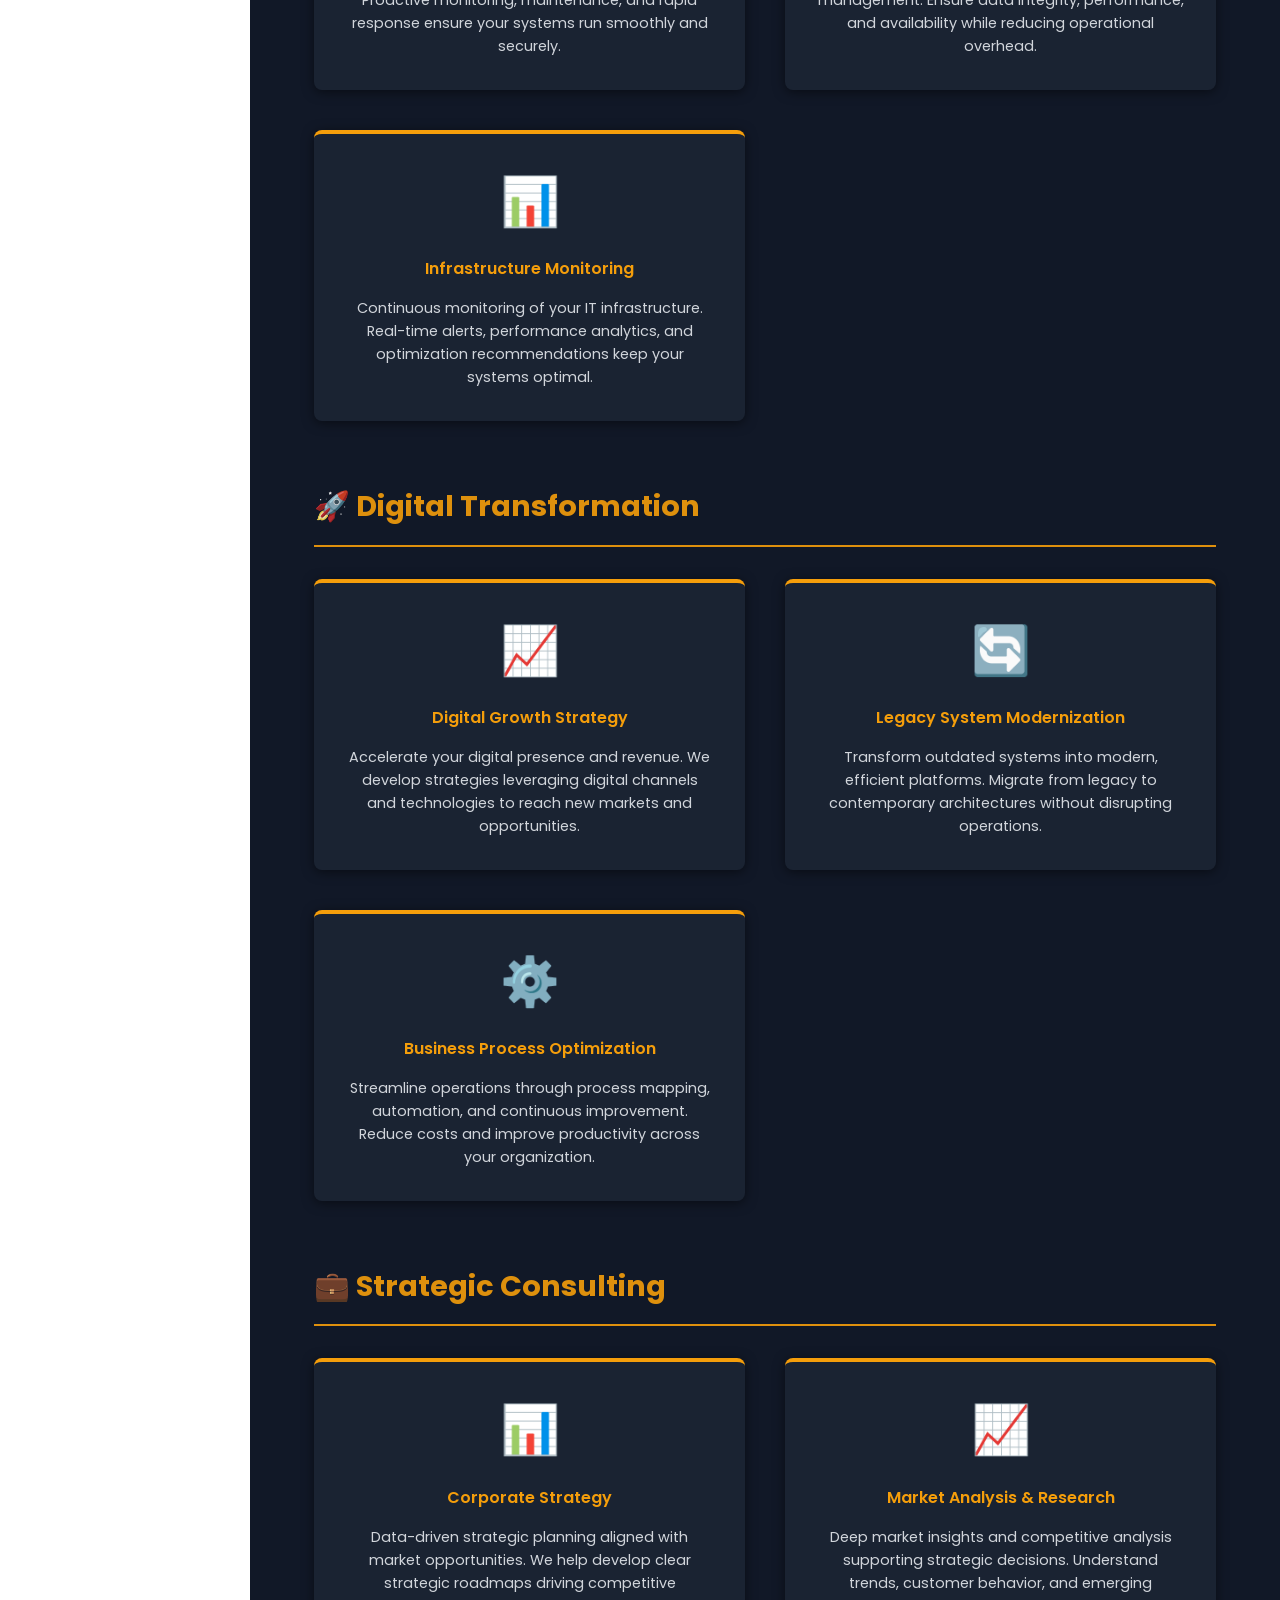
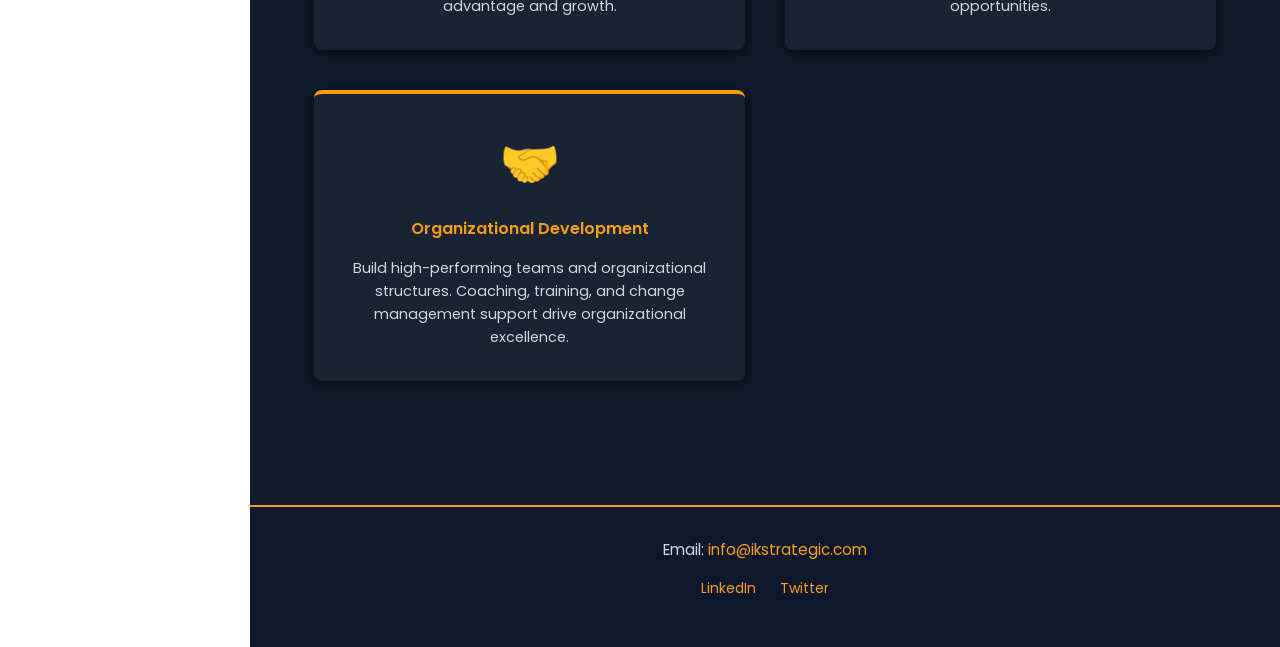
<file: services.html>
<!DOCTYPE html>
<html lang="en">
<head>
    <meta charset="UTF-8">
    <meta name="viewport" content="width=device-width, initial-scale=1.0">
    <meta name="description" content="Consulting services including Corporate Strategy, Technology Consulting, Digital Growth, and Business Optimization.">
    <meta name="keywords" content="consulting services, corporate strategy, technology consulting, digital transformation">
    <meta name="robots" content="index, follow">
    <meta property="og:title" content="Services - IK Strategic Services LLP">
    <meta property="og:description" content="Professional consulting solutions for strategy and digital transformation.">
    <meta property="og:type" content="website">
    <meta property="og:url" content="https://ikstrategic.com/services.html">
    <meta name="twitter:card" content="summary_large_image">
    <meta name="twitter:title" content="IK Strategic Services LLP - Services">
    <link rel="canonical" href="https://ikstrategic.com/services.html">
    <title>IK Strategic Services LLP - Services</title>
    <link href="https://fonts.googleapis.com/css2?family=Poppins:wght@300;400;500;600;700&display=swap" rel="stylesheet">
    <link rel="stylesheet" href="styles.css">
    <script type="application/ld+json">
    {"@context":"https://schema.org","@type":"LocalBusiness","name":"IK Strategic Services LLP","description":"Professional consulting services"}
    </script>
</head>
<body>
    <!-- Hamburger Menu Toggle -->
    <button class="menu-toggle" id="menuToggle">☰</button>
    <div class="menu-overlay" id="menuOverlay"></div>

    <!-- Sidebar Navigation -->
    <aside class="sidebar" id="sidebar">
        <div class="sidebar-header">
            <img src="res/images/logo.svg" alt="IK Strategic Services" class="logo">
        </div>
        <nav class="sidebar-nav">
            <ul>
                <li><a href="index.html">Home</a></li>
                <li class="has-submenu open" id="servicesMenu">
                    <a href="services.html" class="submenu-open active">Services</a>
                    <ul class="submenu">
                        <li><a href="services.html#ai-innovation">AI & Innovation</a></li>
                        <li><a href="services.html#cloud-infrastructure">Cloud & Infrastructure</a></li>
                        <li><a href="services.html#development-integration">Development & Integration</a></li>
                        <li><a href="services.html#security-compliance">Security & Compliance</a></li>
                        <li><a href="services.html#managed-services">Managed Services</a></li>
                        <li><a href="services.html#digital-transformation">Digital Transformation</a></li>
                        <li><a href="services.html#strategic-consulting">Strategic Consulting</a></li>
                    </ul>
                </li>
                <li><a href="products.html">Products</a></li>
                <li><a href="about.html">About</a></li>
                <li><a href="contact.html">Contact</a></li>
            </ul>
        </nav>
        <div class="sidebar-footer">
            <p>&copy; 2026 IK Strategic Services LLP</p>
        </div>
    </aside>

    <!-- Main Content -->
    <main class="main-content">
        <!-- Hero Section -->
        <section class="hero">
            <div class="hero-content">
                <h1>Our Services</h1>
                <p>Comprehensive solutions tailored to your business needs</p>
            </div>
        </section>

        <!-- Services Section -->
        <section class="services">
            <div class="container">
                <h2>What We Offer</h2>
                <p style="text-align: center; margin-bottom: 3rem; font-size: 1rem; color: var(--text-light);">Comprehensive IT solutions spanning AI innovation, cloud infrastructure, development, security, and strategic consulting</p>

                <!-- Service Methodology -->
                <div style="background: rgba(245, 158, 11, 0.05); border-left: 4px solid var(--primary-color); padding: 2rem; border-radius: 8px; margin-bottom: 4rem;">
                    <h3 style="color: var(--primary-color); margin-bottom: 1.5rem; font-size: 1.3rem;">Our Service Delivery Approach</h3>
                    <p style="color: var(--text-light); margin-bottom: 2rem;">Our approach is built on understanding your unique business challenges and delivering customized solutions:</p>
                    <div class="highlight-cards">
                        <div class="card">
                            <h3>Assessment</h3>
                            <p>We conduct thorough assessments to understand your current state, challenges, and opportunities.</p>
                        </div>
                        <div class="card">
                            <h3>Strategy</h3>
                            <p>We develop tailored strategies based on insights, industry best practices, and your organizational goals.</p>
                        </div>
                        <div class="card">
                            <h3>Implementation</h3>
                            <p>We partner with you through implementation, ensuring effective execution and change management.</p>
                        </div>
                        <div class="card">
                            <h3>Support & Optimization</h3>
                            <p>We establish metrics, monitor progress, and continuously optimize to ensure your objectives are achieved.</p>
                        </div>
                    </div>
                </div>

                <!-- AI & Innovation Services -->
                <div class="service-category" id="ai-innovation">
                    <h3 class="category-title">🤖 AI & Innovation</h3>
                    <div class="services-grid">
                        <div class="service-card">
                            <div class="service-icon">🎯</div>
                            <h4>AI Strategy & Roadmap</h4>
                            <p>Develop comprehensive AI adoption strategies tailored to your business goals. We help you identify high-impact use cases and create actionable roadmaps for AI implementation.</p>
                        </div>
                        <div class="service-card">
                            <div class="service-icon">✨</div>
                            <h4>Generative AI Implementation</h4>
                            <p>Leverage cutting-edge generative AI technologies including LLMs to automate content creation, customer service, and business processes efficiently.</p>
                        </div>
                        <div class="service-card">
                            <div class="service-icon">🧠</div>
                            <h4>Machine Learning Development</h4>
                            <p>Build custom ML models for predictive analytics, classification, and optimization. From data preparation to model deployment, we handle the complete ML lifecycle.</p>
                        </div>
                        <div class="service-card">
                            <div class="service-icon">⚡</div>
                            <h4>Process Automation with AI</h4>
                            <p>Automate repetitive business processes using AI and intelligent workflows. Reduce manual effort, minimize errors, and improve operational efficiency.</p>
                        </div>
                    </div>
                </div>

                <!-- Cloud & Infrastructure Services -->
                <div class="service-category" id="cloud-infrastructure">
                    <h3 class="category-title">☁️ Cloud & Infrastructure</h3>
                    <div class="services-grid">
                        <div class="service-card">
                            <div class="service-icon">🌩️</div>
                            <h4>Cloud Migration & Strategy</h4>
                            <p>Plan and execute seamless cloud migration. We assess your current infrastructure, design optimal cloud architecture, and manage the entire migration process.</p>
                        </div>
                        <div class="service-card">
                            <div class="service-icon">🏗️</div>
                            <h4>Cloud Infrastructure Management</h4>
                            <p>Expert management of AWS, Azure, and GCP environments. Optimize costs, ensure security, and maintain high availability across your cloud infrastructure.</p>
                        </div>
                        <div class="service-card">
                            <div class="service-icon">🔗</div>
                            <h4>Hybrid Cloud Solutions</h4>
                            <p>Seamlessly integrate on-premises and cloud environments. Build flexible, scalable hybrid architectures that meet your specific operational needs.</p>
                        </div>
                    </div>
                </div>

                <!-- Development & Integration Services -->
                <div class="service-category" id="development-integration">
                    <h3 class="category-title">💻 Development & Integration</h3>
                    <div class="services-grid">
                        <div class="service-card">
                            <div class="service-icon">💡</div>
                            <h4>Custom Software Development</h4>
                            <p>Build enterprise-grade applications tailored to your unique business requirements. From concept to deployment, we deliver scalable and maintainable solutions.</p>
                        </div>
                        <div class="service-card">
                            <div class="service-icon">📱</div>
                            <h4>Mobile App Development</h4>
                            <p>Develop native and cross-platform mobile applications. iOS, Android, or hybrid solutions—we create apps that drive user engagement and business growth.</p>
                        </div>
                        <div class="service-card">
                            <div class="service-icon">🔌</div>
                            <h4>API Development & Integration</h4>
                            <p>Design and develop robust APIs. Integrate disparate systems seamlessly using REST, GraphQL, and modern integration patterns for unified data flow.</p>
                        </div>
                    </div>
                </div>

                <!-- Security & Compliance Services -->
                <div class="service-category" id="security-compliance">
                    <h3 class="category-title">🔒 Security & Compliance</h3>
                    <div class="services-grid">
                        <div class="service-card">
                            <div class="service-icon">🛡️</div>
                            <h4>Cybersecurity Solutions</h4>
                            <p>Comprehensive security strategies including threat detection, vulnerability management, and incident response to protect your digital assets.</p>
                        </div>
                        <div class="service-card">
                            <div class="service-icon">🔍</div>
                            <h4>Security Audits & Assessments</h4>
                            <p>Identify security gaps and vulnerabilities. Our experts conduct thorough audits and provide actionable recommendations to strengthen your security posture.</p>
                        </div>
                        <div class="service-card">
                            <div class="service-icon">✅</div>
                            <h4>Compliance Management</h4>
                            <p>Navigate complex regulatory requirements (GDPR, HIPAA, ISO, SOC 2). We ensure your organization meets compliance standards and maintains certifications.</p>
                        </div>
                    </div>
                </div>

                <!-- Managed Services -->
                <div class="service-category" id="managed-services">
                    <h3 class="category-title">🔧 Managed Services</h3>
                    <div class="services-grid">
                        <div class="service-card">
                            <div class="service-icon">⏰</div>
                            <h4>Managed IT Services</h4>
                            <p>24/7 IT support and infrastructure management. Proactive monitoring, maintenance, and rapid response ensure your systems run smoothly and securely.</p>
                        </div>
                        <div class="service-card">
                            <div class="service-icon">🗄️</div>
                            <h4>Database Management</h4>
                            <p>Expert database design, optimization, and management. Ensure data integrity, performance, and availability while reducing operational overhead.</p>
                        </div>
                        <div class="service-card">
                            <div class="service-icon">📊</div>
                            <h4>Infrastructure Monitoring</h4>
                            <p>Continuous monitoring of your IT infrastructure. Real-time alerts, performance analytics, and optimization recommendations keep your systems optimal.</p>
                        </div>
                    </div>
                </div>

                <!-- Digital Transformation Services -->
                <div class="service-category" id="digital-transformation">
                    <h3 class="category-title">🚀 Digital Transformation</h3>
                    <div class="services-grid">
                        <div class="service-card">
                            <div class="service-icon">📈</div>
                            <h4>Digital Growth Strategy</h4>
                            <p>Accelerate your digital presence and revenue. We develop strategies leveraging digital channels and technologies to reach new markets and opportunities.</p>
                        </div>
                        <div class="service-card">
                            <div class="service-icon">🔄</div>
                            <h4>Legacy System Modernization</h4>
                            <p>Transform outdated systems into modern, efficient platforms. Migrate from legacy to contemporary architectures without disrupting operations.</p>
                        </div>
                        <div class="service-card">
                            <div class="service-icon">⚙️</div>
                            <h4>Business Process Optimization</h4>
                            <p>Streamline operations through process mapping, automation, and continuous improvement. Reduce costs and improve productivity across your organization.</p>
                        </div>
                    </div>
                </div>

                <!-- Consulting Services -->
                <div class="service-category" id="strategic-consulting">
                    <h3 class="category-title">💼 Strategic Consulting</h3>
                    <div class="services-grid">
                        <div class="service-card">
                            <div class="service-icon">📊</div>
                            <h4>Corporate Strategy</h4>
                            <p>Data-driven strategic planning aligned with market opportunities. We help develop clear strategic roadmaps driving competitive advantage and growth.</p>
                        </div>
                        <div class="service-card">
                            <div class="service-icon">📈</div>
                            <h4>Market Analysis & Research</h4>
                            <p>Deep market insights and competitive analysis supporting strategic decisions. Understand trends, customer behavior, and emerging opportunities.</p>
                        </div>
                        <div class="service-card">
                            <div class="service-icon">🤝</div>
                            <h4>Organizational Development</h4>
                            <p>Build high-performing teams and organizational structures. Coaching, training, and change management support drive organizational excellence.</p>
                        </div>
                    </div>
                </div>
            </div>
        </section>

        <!-- Footer -->
        <footer>
            <div class="footer-content">
                <p>Email: <a href="mailto:info@ikstrategic.com">info@ikstrategic.com</a></p>
                <div class="social-links">
                    <a href="https://linkedin.com" target="_blank">LinkedIn</a>
                    <a href="https://twitter.com" target="_blank">Twitter</a>
                </div>
            </div>
        </footer>
    </main>

    <script>
        // Mobile menu toggle
        const menuToggle = document.getElementById('menuToggle');
        const menuOverlay = document.getElementById('menuOverlay');
        const sidebar = document.getElementById('sidebar');

        menuToggle.addEventListener('click', () => {
            sidebar.classList.toggle('active');
            menuOverlay.classList.toggle('active');
        });

        menuOverlay.addEventListener('click', () => {
            sidebar.classList.remove('active');
            menuOverlay.classList.remove('active');
        });

        // Close menu when a link is clicked
        const sidebarLinks = sidebar.querySelectorAll('a');
        sidebarLinks.forEach(link => {
            link.addEventListener('click', () => {
                sidebar.classList.remove('active');
                menuOverlay.classList.remove('active');
            });
        });

        // Services submenu toggle
        const servicesMenu = document.getElementById('servicesMenu');
        if (servicesMenu) {
            const servicesLink = servicesMenu.querySelector('a:first-child');
            servicesLink.addEventListener('click', (e) => {
                if (window.innerWidth <= 768) {
                    e.preventDefault();
                    servicesMenu.classList.toggle('open');
                    servicesLink.classList.toggle('submenu-open');
                }
            });
        }

        // Smooth scroll to service categories
        document.querySelectorAll('a[href^="services.html#"]').forEach(link => {
            link.addEventListener('click', (e) => {
                const anchor = link.getAttribute('href').split('#')[1];
                const element = document.getElementById(anchor);
                if (element) {
                    e.preventDefault();
                    setTimeout(() => {
                        element.scrollIntoView({ behavior: 'smooth' });
                    }, 100);
                }
            });
        });
    </script>
</body>
</html>
</file>
<file: styles.css>
* {
    margin: 0;
    padding: 0;
    box-sizing: border-box;
}

:root {
    --primary-color: #f59e0b;
    --dark-color: #0f172a;
    --secondary-dark: #1a2332;
    --light-bg: #111827;
    --text-color: #f3f4f6;
    --text-light: #d1d5db;
    --card-bg: #1a2332;
    --border-gold: #d97706;
}

body {
    font-family: 'Poppins', sans-serif;
    font-size: 14px;
    line-height: 1.5;
    color: var(--text-color);
    display: flex;
    min-height: 100vh;
}

/* Sidebar Navigation */
.sidebar {
    width: 250px;
    background: linear-gradient(135deg, var(--dark-color) 0%, var(--secondary-dark) 100%);
    color: white;
    position: fixed;
    height: 100vh;
    left: 0;
    top: 0;
    overflow-y: auto;
    box-shadow: 2px 0 10px rgba(0, 0, 0, 0.1);
    z-index: 1000;
}

.sidebar-header {
    padding: 2rem 1.5rem;
    border-bottom: 2px solid var(--primary-color);
}

.logo {
    max-width: 60px;
    height: auto;
    display: block;
    transition: transform 0.3s ease;
}

.sidebar-nav {
    padding: 2rem 0;
}

.sidebar-nav ul {
    list-style: none;
}

.sidebar-nav li {
    margin: 0;
}

.sidebar-nav > ul > li > a {
    display: block;
    padding: 0.7rem 1.2rem;
    color: rgba(255, 255, 255, 0.85);
    text-decoration: none;
    transition: all 0.2s ease;
    border-left: 3px solid transparent;
    font-weight: 500;
    font-size: 0.95rem;
}

.sidebar-nav > ul > li > a:hover,
.sidebar-nav > ul > li > a.active {
    background: rgba(245, 158, 11, 0.1);
    color: var(--primary-color);
    border-left-color: var(--primary-color);
    padding-left: 1.8rem;
}

/* Services Submenu */
.sidebar-nav li.has-submenu > a::after {
    content: ' ▼';
    font-size: 0.7rem;
    transition: transform 0.3s ease;
}

.sidebar-nav li.has-submenu > a.submenu-open::after {
    transform: rotate(180deg);
}

.sidebar-nav .submenu {
    list-style: none;
    max-height: 0;
    overflow: hidden;
    transition: max-height 0.3s ease;
    background: rgba(245, 158, 11, 0.05);
}

.sidebar-nav li.has-submenu.open .submenu {
    max-height: 500px;
}

.sidebar-nav .submenu li a {
    display: block;
    padding: 0.6rem 1.2rem 0.6rem 2.2rem;
    color: rgba(209, 213, 219, 0.9);
    text-decoration: none;
    transition: all 0.2s ease;
    border-left: 2px solid transparent;
    font-weight: 400;
    font-size: 0.9rem;
}

.sidebar-nav .submenu li a:hover,
.sidebar-nav .submenu li a.active {
    color: var(--primary-color);
    background: rgba(245, 158, 11, 0.1);
    border-left-color: var(--primary-color);
    padding-left: 2.8rem;
}

.sidebar-footer {
    position: absolute;
    bottom: 0;
    width: 100%;
    padding: 1.5rem;
    border-top: 1px solid rgba(245, 158, 11, 0.25);
    font-size: 0.85rem;
    color: rgba(209, 213, 219, 0.7);
    text-align: center;
}

/* Hamburger Menu Toggle */
.menu-toggle {
    display: none;
    position: fixed;
    top: 1rem;
    left: 1rem;
    z-index: 1001;
    background: var(--primary-color);
    border: none;
    color: var(--dark-color);
    font-size: 1.5rem;
    cursor: pointer;
    padding: 0.5rem 0.8rem;
    border-radius: 5px;
    transition: all 0.3s ease;
}

.menu-toggle:hover {
    background: #fbbf24;
}

.menu-overlay {
    display: none;
    position: fixed;
    top: 0;
    left: 0;
    width: 100%;
    height: 100%;
    background: rgba(0, 0, 0, 0.7);
    z-index: 999;
}

/* Main Content */
.main-content {
    margin-left: 250px;
    width: calc(100% - 250px);
    min-height: 100vh;
    display: flex;
    flex-direction: column;
}

.container {
    max-width: 1100px;
    margin: 0 auto;
    padding: 0 2rem;
    width: 100%;
}

/* Hero Section */
.hero {
    background: linear-gradient(135deg, var(--dark-color) 0%, var(--secondary-dark) 100%);
    color: white;
    border-bottom: 3px solid var(--primary-color);
    min-height: 60vh;
    display: flex;
    align-items: center;
    justify-content: center;
    padding: 60px 2rem;
}

.hero h1 {
    font-size: 3rem;
    margin-bottom: 1rem;
    font-weight: 700;
    color: white;
}

.hero p {
    font-size: 1.2rem;
    margin-bottom: 2rem;
    color: rgba(255, 255, 255, 0.9);
    font-weight: 300;
}

.hero-content {
    animation: slideDown 0.8s ease-out;
    text-align: center;
}

.hero h1 {
    font-size: 3rem;
    margin-bottom: 1rem;
    font-weight: 700;
}

.hero p {
    font-size: 1.2rem;
    margin-bottom: 2rem;
    color: rgba(255, 255, 255, 0.9);
    font-weight: 300;
}

.cta-buttons {
    display: flex;
    gap: 1rem;
    justify-content: center;
    flex-wrap: wrap;
}

.cta-button {
    display: inline-block;
    background: var(--primary-color);
    color: white;
    padding: 10px 28px;
    text-decoration: none;
    border-radius: 5px;
    font-weight: 600;
    transition: all 0.2s ease;
    border: 2px solid var(--primary-color);
    cursor: pointer;
    font-family: 'Poppins', sans-serif;
    font-size: 0.95rem;
}

.cta-button:hover {
    background: transparent;
    color: var(--primary-color);
    transform: translateY(-2px);
}

.cta-button.secondary {
    background: transparent;
    color: var(--primary-color);
}

.cta-button.secondary:hover {
    background: var(--primary-color);
    color: white;
}

/* Sections */
.welcome,
.services,
.about,
.team {
    padding: 60px 2rem;
    flex-grow: 1;
}

.welcome {
    background: var(--light-bg);
}

.services {
    background: var(--light-bg);
}

.about {
    background: var(--light-bg);
}

.team {
    background: var(--light-bg);
}

section h2 {
    font-size: 1.6rem;
    margin-bottom: 2rem;
    color: var(--primary-color);
    font-weight: 700;
    text-align: center;
}

section > .container > p {
    font-size: 0.95rem;
    color: var(--text-light);
    margin-bottom: 2rem;
    line-height: 1.6;
}

/* Highlight Cards */
.highlight-cards {
    display: grid;
    grid-template-columns: repeat(auto-fit, minmax(280px, 1fr));
    gap: 2.5rem;
    margin-top: 2rem;
}

.card {
    background: var(--card-bg);
    padding: 2rem;
    border-radius: 8px;
    box-shadow: 0 2px 12px rgba(0, 0, 0, 0.5);
    transition: all 0.3s ease;
    border-left: 4px solid var(--primary-color);
}

.card:hover {
    transform: translateY(-5px);
    box-shadow: 0 5px 20px rgba(245, 158, 11, 0.3);
}

.card h3 {
    font-size: 1rem;
    margin-bottom: 0.8rem;
    color: var(--primary-color);
    font-weight: 600;
}

.card p {
    color: var(--text-light);
    font-size: 0.9rem;
    line-height: 1.6;
}

/* Services Grid */
.services-grid {
    display: grid;
    grid-template-columns: repeat(auto-fit, minmax(300px, 1fr));
    gap: 2.5rem;
}

.service-category {
    margin-bottom: 4rem;
}

.category-title {
    font-size: 1.8rem;
    font-weight: 700;
    color: var(--primary-color);
    margin-bottom: 2rem;
    padding-bottom: 1rem;
    border-bottom: 2px solid var(--primary-color);
    opacity: 0.9;
}

.service-card {
    background: var(--card-bg);
    padding: 2rem;
    border-radius: 8px;
    text-align: center;
    transition: all 0.3s ease;
    box-shadow: 0 2px 12px rgba(0, 0, 0, 0.5);
    border-top: 4px solid var(--primary-color);
}

.service-card:hover {
    transform: translateY(-8px);
    box-shadow: 0 8px 25px rgba(245, 158, 11, 0.3);
}

.service-icon {
    font-size: 3rem;
    margin-bottom: 1.2rem;
}

.service-card h3 {
    font-size: 1rem;
    margin-bottom: 1rem;
    color: var(--primary-color);
    font-weight: 600;
}

.service-card h4 {
    font-size: 1rem;
    margin-bottom: 1rem;
    color: var(--primary-color);
    font-weight: 600;
}

.service-card p {
    color: var(--text-light);
    font-size: 0.9rem;
    line-height: 1.6;
}

/* About Page Content */
.about-intro {
    display: grid;
    grid-template-columns: 1fr 1fr;
    gap: 3rem;
    align-items: center;
    margin-bottom: 3rem;
}

.about-intro h3 {
    font-size: 1.2rem;
    margin-bottom: 0.75rem;
    color: var(--primary-color);
    font-weight: 600;
}

.about-intro p {
    color: var(--text-light);
    margin-bottom: 1rem;
}

.about-list {
    list-style: none;
}

.about-list li {
    padding: 0.8rem 0;
    color: var(--text-light);
    padding-left: 2rem;
    position: relative;
}

.about-list li:before {
    content: "✓";
    position: absolute;
    left: 0;
    color: var(--primary-color);
    font-weight: bold;
}

.team-grid {
    display: grid;
    grid-template-columns: repeat(auto-fit, minmax(280px, 1fr));
    gap: 2rem;
}

.team-member {
    background: var(--card-bg);
    border-radius: 8px;
    overflow: hidden;
    text-align: center;
    box-shadow: 0 2px 12px rgba(0, 0, 0, 0.5);
    transition: all 0.3s ease;
}

.team-member:hover {
    transform: translateY(-5px);
    box-shadow: 0 5px 20px rgba(245, 158, 11, 0.3);
}

.team-member-avatar {
    width: 100%;
    height: 200px;
    background: linear-gradient(135deg, var(--primary-color), #7bc3ff);
    display: flex;
    align-items: center;
    justify-content: center;
    font-size: 4rem;
}

.team-member-info {
    padding: 1.5rem;
}

.team-member h4 {
    font-size: 1rem;
    margin-bottom: 0.4rem;
    color: var(--text-color);
    font-weight: 600;
}

.team-member .role {
    color: var(--primary-color);
    font-size: 0.9rem;
    margin-bottom: 0.5rem;
    font-weight: 500;
}

.team-member p {
    color: var(--text-light);
    font-size: 0.9rem;
}

/* Contact Form */
.contact-form {
    max-width: 600px;
    margin: 0 auto;
    background: var(--light-bg);
    padding: 2rem;
    border-radius: 8px;
}

.form-group {
    margin-bottom: 1.5rem;
}

.form-group label {
    display: block;
    margin-bottom: 0.5rem;
    color: var(--text-color);
    font-weight: 500;
}

.form-group input,
.form-group textarea {
    width: 100%;
    padding: 0.65rem;
    border: 1px solid #3a4556;
    border-radius: 5px;
    font-family: 'Poppins', sans-serif;
    font-size: 0.92rem;
    transition: border-color 0.2s ease;
    background: #1a2332;
    color: var(--text-color);
}

.form-group input:focus,
.form-group textarea:focus {
    outline: none;
    border-color: var(--primary-color);
    box-shadow: 0 0 0 3px rgba(245, 158, 11, 0.15);
}

.form-group textarea {
    resize: vertical;
    min-height: 150px;
}

.form-group button {
    background: var(--primary-color);
    color: var(--dark-color);
    padding: 10px 24px;
    border: none;
    border-radius: 5px;
    font-weight: 600;
    cursor: pointer;
    font-family: 'Poppins', sans-serif;
    transition: all 0.2s ease;
    width: 100%;
    font-size: 0.95rem;
}

.form-group button:hover {
    background: #fbbf24;
    transform: translateY(-2px);
}

/* Footer */
footer {
    background: var(--dark-color);
    color: var(--text-light);
    padding: 2rem;
    text-align: center;
    margin-top: auto;
    border-top: 2px solid var(--primary-color);
}

.footer-content p {
    margin-bottom: 1rem;
    font-size: 0.95rem;
}

.footer-content a {
    color: var(--primary-color);
    text-decoration: none;
    transition: color 0.3s ease;
}

.footer-content a:hover {
    color: white;
}

.social-links {
    margin: 1rem 0;
    display: flex;
    gap: 1.5rem;
    justify-content: center;
}

.social-links a {
    transition: all 0.3s ease;
}

.social-links a:hover {
    transform: scale(1.1);
}

/* Animations */
@keyframes slideDown {
    from {
        opacity: 0;
        transform: translateY(-30px);
    }
    to {
        opacity: 1;
        transform: translateY(0);
    }
}

@keyframes fadeIn {
    from {
        opacity: 0;
    }
    to {
        opacity: 1;
    }
}

/* Responsive Design */
/* Large screens (1400px and up) */
@media (min-width: 1400px) {
    .container {
        max-width: 1300px;
    }
}

/* Medium screens (769px - 1199px) */
@media (max-width: 1199px) and (min-width: 769px) {
    .sidebar {
        width: 220px;
    }

    .main-content {
        margin-left: 220px;
        width: calc(100% - 220px);
    }

    section h2 {
        font-size: 1.8rem;
    }

    .highlight-cards {
        gap: 2rem;
    }

    .services-grid {
        gap: 2rem;
    }
}

/* Tablet (481px - 768px) */
@media (max-width: 768px) {
    .menu-toggle {
        display: block;
    }

    .sidebar-header {
        padding: 2rem 1.5rem 2rem 4.5rem;
    }

    .sidebar {
        position: fixed;
        left: 0;
        top: 0;
        width: 250px;
        height: 100vh;
        transform: translateX(-100%);
        transition: transform 0.3s ease;
        z-index: 1000;
    }

    .sidebar.active {
        transform: translateX(0);
    }

    .menu-overlay.active {
        display: block;
    }

    .main-content {
        margin-left: 0;
        width: 100%;
    }

    .sidebar {
        width: 180px;
    }

    .hero {
        min-height: 50vh;
        padding: 50px 1.2rem;
    }

    .hero h1 {
        font-size: 1.6rem;
        margin-bottom: 0.8rem;
    }

    .hero p {
        font-size: 0.9rem;
        margin-bottom: 1.2rem;
    }

    .cta-buttons {
        flex-direction: column;
        gap: 0.8rem;
    }

    .cta-button {
        width: 100%;
    }

    section {
        padding: 50px 1.2rem;
    }

    section h2 {
        font-size: 1.5rem;
        margin-bottom: 1.5rem;
        text-align: center;
    }

    section > .container > p {
        font-size: 0.92rem;
        margin-bottom: 1.5rem;
    }

    .about-intro {
        grid-template-columns: 1fr;
        gap: 2rem;
    }

    .sidebar-nav a {
        font-size: 0.9rem;
        padding: 0.7rem 1rem;
    }

    .highlight-cards {
        gap: 1.5rem;
    }

    .services-grid {
        gap: 1.5rem;
    }

    .card {
        padding: 1.5rem;
    }

    .service-card {
        padding: 1.5rem;
    }
}

/* Small phones (321px - 480px) */
@media (max-width: 480px) {
    .menu-toggle {
        display: block;
    }

    .sidebar-header {
        padding: 2rem 1.5rem 2rem 4.5rem;
    }

    .sidebar {
        position: fixed;
        left: 0;
        top: 0;
        width: 250px;
        height: 100vh;
        transform: translateX(-100%);
        transition: transform 0.3s ease;
        z-index: 1000;
    }

    .sidebar.active {
        transform: translateX(0);
    }

    .menu-overlay.active {
        display: block;
    }

    .main-content {
        margin-left: 0;
        width: 100%;
    }

    body {
        font-size: 13px;
    }

    .sidebar {
        width: 250px;
    }

    .container {
        padding: 0 1rem;
    }

    .hero {
        min-height: 45vh;
        padding: 35px 0.8rem;
    }

    .hero h1 {
        font-size: 1.4rem;
        margin-bottom: 0.7rem;
    }

    .hero p {
        font-size: 0.85rem;
        margin-bottom: 1rem;
    }

    .cta-button {
        padding: 9px 22px;
        font-size: 0.92rem;
    }

    section {
        padding: 35px 0.8rem;
    }

    section h2 {
        font-size: 1.3rem;
        margin-bottom: 1.2rem;
        text-align: center;
    }

    section > .container > p {
        font-size: 0.88rem;
        margin-bottom: 1.2rem;
        line-height: 1.5;
    }

    .logo {
        font-size: 0.95rem;
    }

    .sidebar-header {
        padding: 1rem 0.7rem;
    }

    .sidebar-footer {
        font-size: 0.65rem;
        padding: 0.7rem;
    }

    .sidebar-nav a {
        font-size: 0.82rem;
        padding: 0.6rem 0.7rem;
    }

    .highlight-cards {
        gap: 1rem;
        grid-template-columns: 1fr;
    }

    .services-grid {
        gap: 1rem;
        grid-template-columns: 1fr;
    }

    .team-grid {
        grid-template-columns: 1fr;
    }

    .card {
        padding: 1.2rem;
        margin-bottom: 0.5rem;
    }

    .card h3 {
        font-size: 0.95rem;
        margin-bottom: 0.6rem;
    }

    .card p {
        font-size: 0.85rem;
        line-height: 1.5;
    }

    .service-card {
        padding: 1.2rem;
    }

    .service-icon {
        font-size: 2.2rem;
        margin-bottom: 0.8rem;
    }

    .service-card h3 {
        font-size: 1rem;
        margin-bottom: 0.7rem;
    }

    .service-card p {
        font-size: 0.85rem;
        line-height: 1.5;
    }

    .about-intro {
        grid-template-columns: 1fr;
        gap: 1.5rem;
    }

    .about-intro h3 {
        font-size: 1.15rem;
        margin-bottom: 0.8rem;
    }

    .about-intro p {
        font-size: 0.88rem;
        margin-bottom: 0.8rem;
    }

    .about-list li {
        padding: 0.6rem 0;
        font-size: 0.85rem;
        padding-left: 1.5rem;
    }
}

/* Extra small phones (max 320px) */
@media (max-width: 320px) {
    .menu-toggle {
        display: block;
    }

    .sidebar-header {
        padding: 2rem 1.5rem 2rem 4.5rem;
    }

    .sidebar {
        position: fixed;
        left: 0;
        top: 0;
        width: 250px;
        height: 100vh;
        transform: translateX(-100%);
        transition: transform 0.3s ease;
        z-index: 1000;
    }

    .sidebar.active {
        transform: translateX(0);
    }

    .menu-overlay.active {
        display: block;
    }

    .main-content {
        margin-left: 0;
        width: 100%;
    }

    body {
        font-size: 12px;
    }

    .sidebar {
        width: 250px;
    }

    .hero {
        min-height: 40vh;
        padding: 30px 0.6rem;
    }

    .hero h1 {
        font-size: 1.2rem;
        margin-bottom: 0.6rem;
    }

    .hero p {
        font-size: 0.8rem;
        margin-bottom: 0.8rem;
    }

    .logo {
        font-size: 0.9rem;
    }

    .cta-button {
        padding: 8px 18px;
        font-size: 0.85rem;
    }

    section h2 {
        font-size: 1.2rem;
        margin-bottom: 1rem;
        text-align: center;
    }

    section {
        padding: 30px 0.6rem;
    }

    .sidebar-nav a {
        font-size: 0.78rem;
        padding: 0.5rem 0.6rem;
    }

    .highlight-cards {
        gap: 0.8rem;
    }

    .services-grid {
        gap: 0.8rem;
    }

    .card {
        padding: 1rem;
    }

    .card h3 {
        font-size: 0.9rem;
    }

    .card p {
        font-size: 0.8rem;
    }
}
</file>
